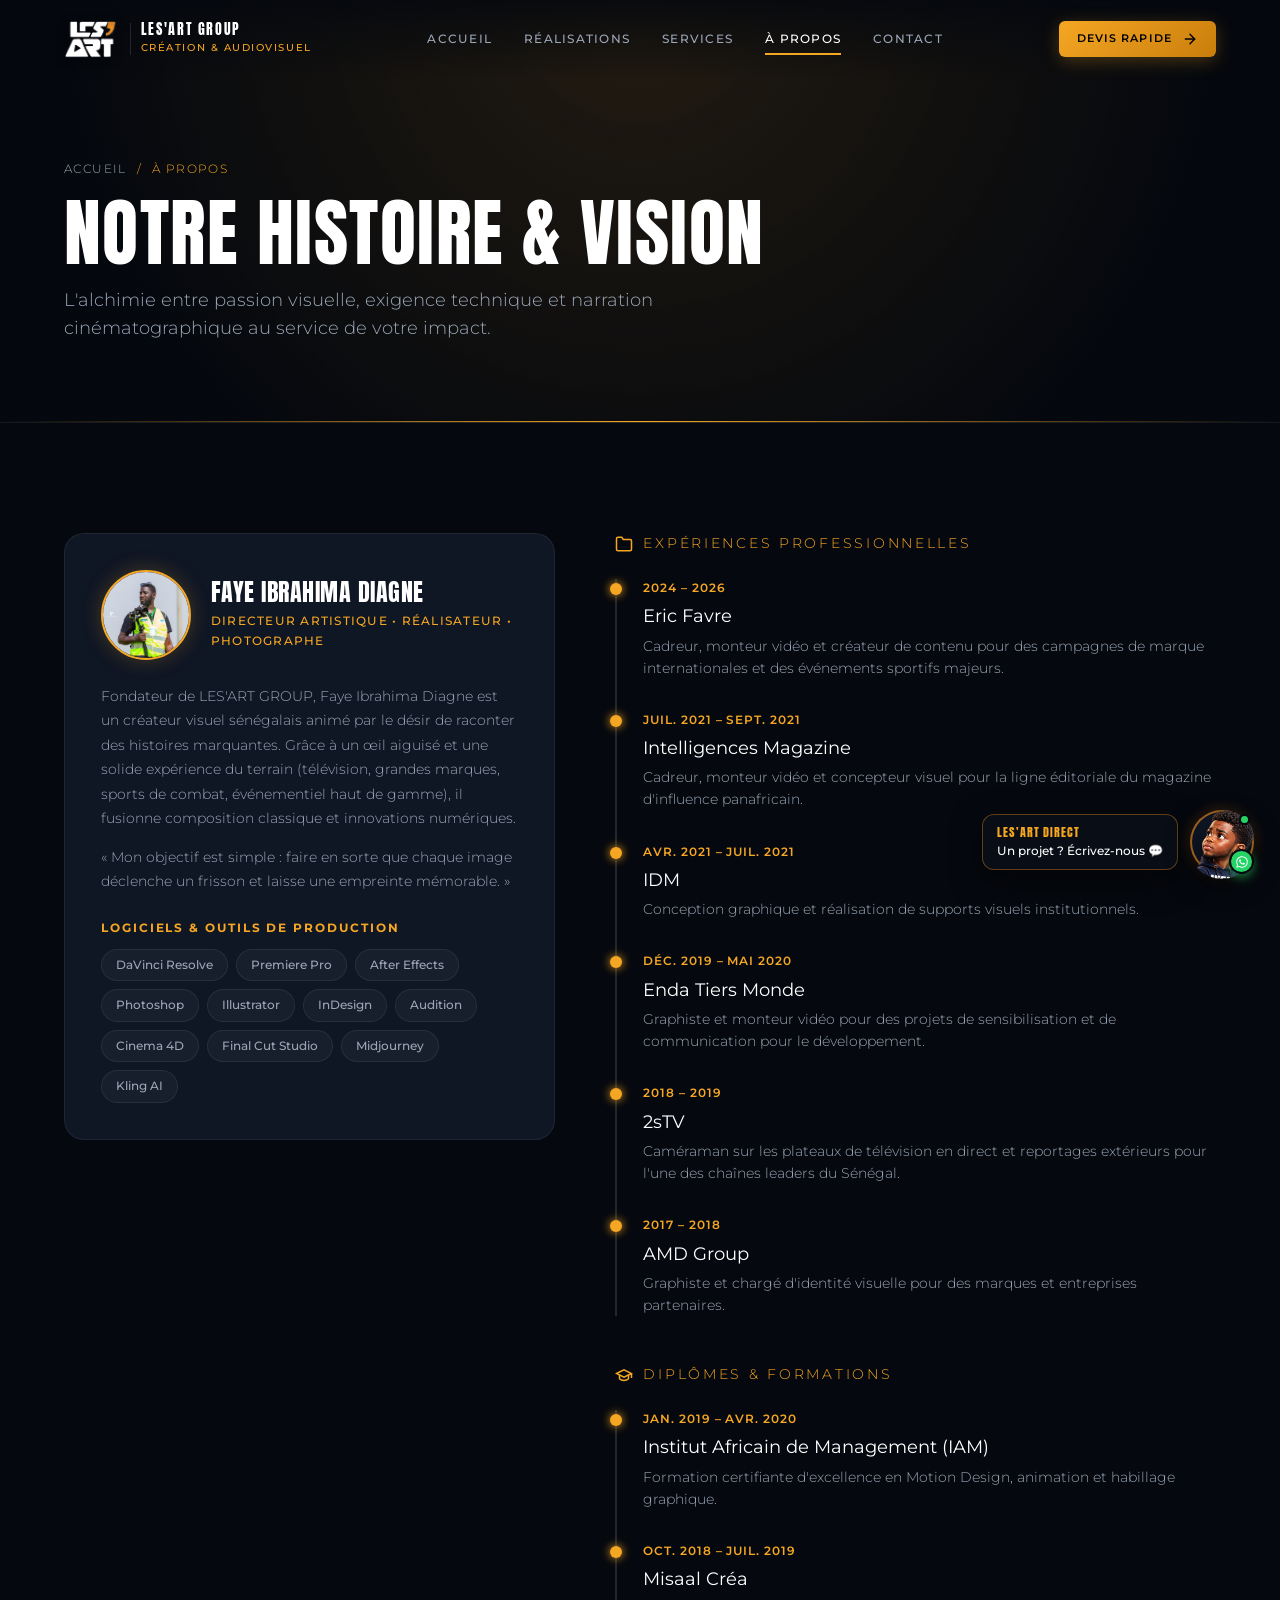
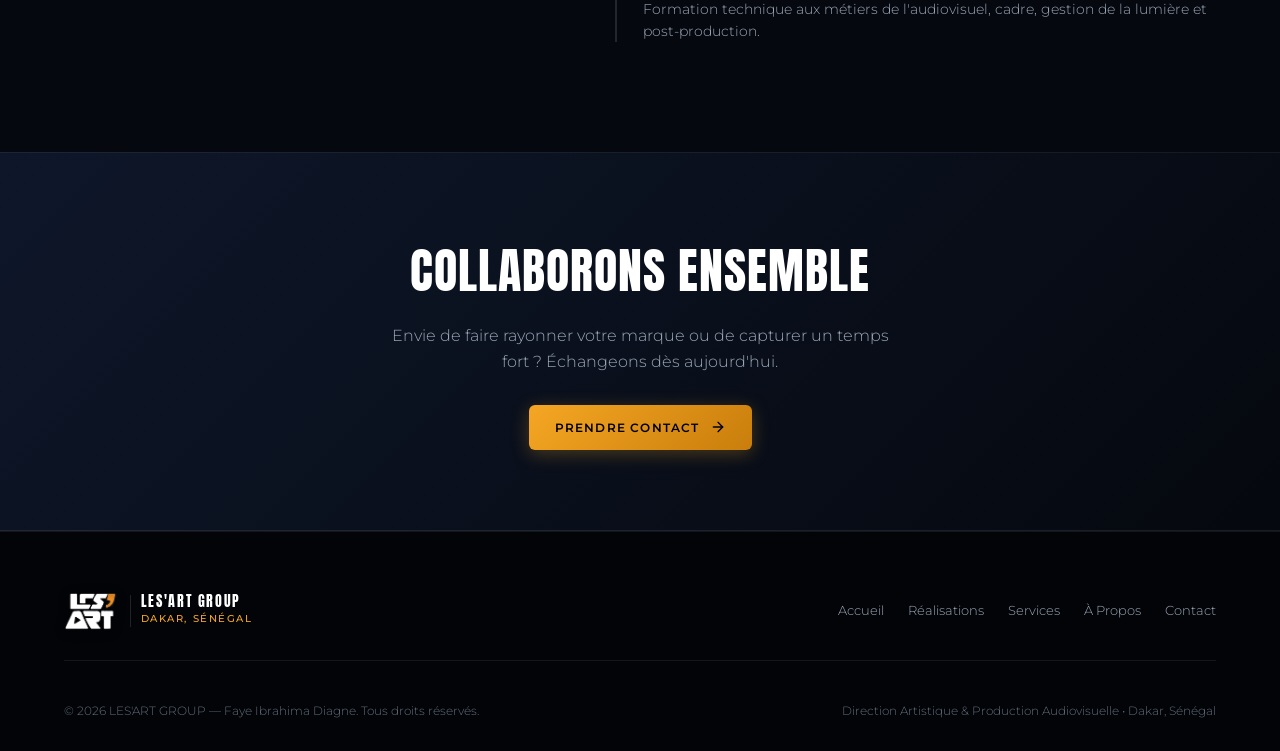
<file: a-propos.html>
<!DOCTYPE html>
<html lang="fr">
<head>
  <meta charset="UTF-8">
  <meta name="viewport" content="width=device-width, initial-scale=1.0">
  <title>À Propos de Faye Ibrahima Diagne — Fondateur & Réalisateur | LES'ART GROUP</title>
  <meta name="description" content="Découvrez le parcours de Faye Ibrahima Diagne, fondateur de LES'ART GROUP à Dakar : Directeur artistique, réalisateur vidéo, photographe et artiste IA. Expériences 2sTV, Eric Favre et Intelligences Magazine.">
  <meta name="keywords" content="Faye Ibrahima Diagne, Réalisateur Dakar, Directeur artistique Sénégal, Photographe Dakar, 2sTV Sénégal, Eric Favre, Intelligences Magazine, Artiste IA Sénégal">
  <meta name="author" content="Faye Ibrahima Diagne">
  <meta name="robots" content="index, follow, max-image-preview:large">

  <!-- Canonical -->
  <link rel="canonical" href="https://lesartsgroup.com/a-propos.html">

  <!-- Geo Meta Tags -->
  <meta name="geo.region" content="SN-DK">
  <meta name="geo.placename" content="Dakar">

  <!-- Open Graph -->
  <meta property="og:site_name" content="LES'ART GROUP">
  <meta property="og:title" content="À Propos de Faye Ibrahima Diagne — Directeur Artistique & Réalisateur">
  <meta property="og:description" content="Parcours, vision cinématique et expertises techniques de Faye Ibrahima Diagne à Dakar, Sénégal.">
  <meta property="og:url" content="https://lesartsgroup.com/a-propos.html">
  <meta property="og:image" content="https://lesartsgroup.com/images/hero-01.jpg">
  <meta property="og:image:alt" content="Faye Ibrahima Diagne — LES'ART GROUP">
  <meta property="og:type" content="profile">
  <meta property="og:locale" content="fr_SN">

  <!-- Twitter Card -->
  <meta name="twitter:card" content="summary_large_image">
  <meta name="twitter:title" content="Faye Ibrahima Diagne — LES'ART GROUP Dakar">
  <meta name="twitter:description" content="Directeur artistique, réalisateur et photographe d'art à Dakar. Découvrez son parcours et sa vision.">
  <meta name="twitter:image" content="https://lesartsgroup.com/images/hero-01.jpg">

  <!-- Fonts Google -->
  <link rel="preconnect" href="https://fonts.googleapis.com">
  <link rel="preconnect" href="https://fonts.gstatic.com" crossorigin>
  <link href="https://fonts.googleapis.com/css2?family=Anton&family=Montserrat:ital,wght@0,300;0,400;0,500;0,600;0,700;1,300&display=swap" rel="stylesheet">

  <!-- Favicon -->
  <link rel="icon" type="image/png" href="images/logo.png">
  <link rel="apple-touch-icon" href="images/logo.png">

  <link rel="stylesheet" href="css/style.css">

  <!-- Schema.org JSON-LD (Person) -->
  <script type="application/ld+json">
  {
    "@context": "https://schema.org",
    "@type": "Person",
    "name": "Faye Ibrahima Diagne",
    "jobTitle": "Directeur Artistique & Réalisateur Audiovisuel",
    "worksFor": {
      "@type": "Organization",
      "name": "LES'ART GROUP",
      "url": "https://lesartsgroup.com/"
    },
    "url": "https://lesartsgroup.com/a-propos.html",
    "image": "https://lesartsgroup.com/images/hero-01.jpg",
    "address": {
      "@type": "PostalAddress",
      "addressLocality": "Dakar",
      "addressCountry": "SN"
    },
    "sameAs": [
      "https://www.instagram.com/lesart_group"
    ]
  }
  </script>
</head>
<body>

  <!-- ======================================================================
       HEADER
       ====================================================================== -->
  <header id="siteHeader">
    <div class="container nav-inner">
      <a href="index.html" class="brand-logo" aria-label="LES'ART GROUP Accueil">
        <img src="images/logo.png" alt="LES'ART GROUP" class="brand-logo-img">
        <div class="brand-details">
          <span class="brand-name">LES'ART GROUP</span>
          <span class="brand-sub">Création & Audiovisuel</span>
        </div>
      </a>

      <nav class="nav-links" id="navLinks">
        <a href="index.html" class="nav-link">Accueil</a>
        <a href="realisations.html" class="nav-link">Réalisations</a>
        <a href="services.html" class="nav-link">Services</a>
        <a href="a-propos.html" class="nav-link active">À Propos</a>
        <a href="contact.html" class="nav-link">Contact</a>
      </nav>

      <div class="nav-cta-wrap">
        <a href="https://wa.me/221774654046?text=Bonjour%20LES'ART%20GROUP,%20je%20souhaite%20un%20devis%20pour%20un%20projet." target="_blank" rel="noopener" class="btn btn-gold btn-sm">
          <span>Devis Rapide</span>
          <svg viewBox="0 0 24 24" fill="none" stroke="currentColor" stroke-width="2.2" stroke-linecap="round" stroke-linejoin="round">
            <line x1="5" y1="12" x2="19" y2="12"></line>
            <polyline points="12 5 19 12 12 19"></polyline>
          </svg>
        </a>
        <button class="menu-toggle" id="menuToggle" aria-label="Ouvrir le menu">
          <span></span><span></span><span></span>
        </button>
      </div>
    </div>
  </header>

  <!-- ======================================================================
       PAGE BANNER
       ====================================================================== -->
  <section class="page-banner">
    <div class="container">
      <div class="breadcrumb">
        <a href="index.html">Accueil</a>
        <span>/</span>
        <span>À Propos</span>
      </div>
      <h1 class="page-title">Notre Histoire & Vision</h1>
      <p class="page-subtitle">
        L'alchimie entre passion visuelle, exigence technique et narration cinématographique au service de votre impact.
      </p>
    </div>
  </section>

  <!-- ======================================================================
       PARCOURS & BIO
       ====================================================================== -->
  <section class="about-section">
    <div class="container">
      <div class="about-grid">
        
        <!-- Creator Profile Card -->
        <div class="creator-card">
          <div class="creator-header">
            <div class="creator-avatar">
              <img src="images/hero-01.jpg" alt="Faye Ibrahima Diagne — Fondateur LES'ART GROUP">
            </div>
            <div>
              <h3 class="creator-name">Faye Ibrahima Diagne</h3>
              <div class="creator-role">Directeur Artistique • Réalisateur • Photographe</div>
            </div>
          </div>

          <p class="creator-bio">
            Fondateur de LES'ART GROUP, Faye Ibrahima Diagne est un créateur visuel sénégalais animé par le désir de raconter des histoires marquantes. Grâce à un œil aiguisé et une solide expérience du terrain (télévision, grandes marques, sports de combat, événementiel haut de gamme), il fusionne composition classique et innovations numériques.
          </p>

          <p class="creator-bio" style="margin-top:-10px;">
            « Mon objectif est simple : faire en sorte que chaque image déclenche un frisson et laisse une empreinte mémorable. »
          </p>

          <div class="skills-wrapper" style="margin-top: 24px;">
            <h4>Logiciels & Outils de Production</h4>
            <div class="tools-cloud">
              <span class="tool-chip">DaVinci Resolve</span>
              <span class="tool-chip">Premiere Pro</span>
              <span class="tool-chip">After Effects</span>
              <span class="tool-chip">Photoshop</span>
              <span class="tool-chip">Illustrator</span>
              <span class="tool-chip">InDesign</span>
              <span class="tool-chip">Audition</span>
              <span class="tool-chip">Cinema 4D</span>
              <span class="tool-chip">Final Cut Studio</span>
              <span class="tool-chip">Midjourney</span>
              <span class="tool-chip">Kling AI</span>
            </div>
          </div>
        </div>

        <!-- Timeline: Expériences & Formations -->
        <div class="timeline-container">
          <div class="timeline-col-title">
            <svg width="18" height="18" viewBox="0 0 24 24" fill="none" stroke="currentColor" stroke-width="2"><path d="M22 19a2 2 0 0 1-2 2H4a2 2 0 0 1-2-2V5a2 2 0 0 1 2-2h5l2 3h9a2 2 0 0 1 2 2z"></path></svg>
            <span>Expériences Professionnelles</span>
          </div>

          <div class="timeline">
            <div class="timeline-item">
              <div class="timeline-dot"></div>
              <div class="timeline-date">2024 – 2026</div>
              <h4 class="timeline-title">Eric Favre</h4>
              <p class="timeline-desc">Cadreur, monteur vidéo et créateur de contenu pour des campagnes de marque internationales et des événements sportifs majeurs.</p>
            </div>

            <div class="timeline-item">
              <div class="timeline-dot"></div>
              <div class="timeline-date">Juil. 2021 – Sept. 2021</div>
              <h4 class="timeline-title">Intelligences Magazine</h4>
              <p class="timeline-desc">Cadreur, monteur vidéo et concepteur visuel pour la ligne éditoriale du magazine d'influence panafricain.</p>
            </div>

            <div class="timeline-item">
              <div class="timeline-dot"></div>
              <div class="timeline-date">Avr. 2021 – Juil. 2021</div>
              <h4 class="timeline-title">IDM</h4>
              <p class="timeline-desc">Conception graphique et réalisation de supports visuels institutionnels.</p>
            </div>

            <div class="timeline-item">
              <div class="timeline-dot"></div>
              <div class="timeline-date">Déc. 2019 – Mai 2020</div>
              <h4 class="timeline-title">Enda Tiers Monde</h4>
              <p class="timeline-desc">Graphiste et monteur vidéo pour des projets de sensibilisation et de communication pour le développement.</p>
            </div>

            <div class="timeline-item">
              <div class="timeline-dot"></div>
              <div class="timeline-date">2018 – 2019</div>
              <h4 class="timeline-title">2sTV</h4>
              <p class="timeline-desc">Caméraman sur les plateaux de télévision en direct et reportages extérieurs pour l'une des chaînes leaders du Sénégal.</p>
            </div>

            <div class="timeline-item">
              <div class="timeline-dot"></div>
              <div class="timeline-date">2017 – 2018</div>
              <h4 class="timeline-title">AMD Group</h4>
              <p class="timeline-desc">Graphiste et chargé d'identité visuelle pour des marques et entreprises partenaires.</p>
            </div>
          </div>

          <div class="timeline-col-title" style="margin-top: 48px;">
            <svg width="18" height="18" viewBox="0 0 24 24" fill="none" stroke="currentColor" stroke-width="2"><path d="M22 10v6M2 10l10-5 10 5-10 5z"></path><path d="M6 12v5c3 3 9 3 12 0v-5"></path></svg>
            <span>Diplômes & Formations</span>
          </div>

          <div class="timeline">
            <div class="timeline-item">
              <div class="timeline-dot"></div>
              <div class="timeline-date">Jan. 2019 – Avr. 2020</div>
              <h4 class="timeline-title">Institut Africain de Management (IAM)</h4>
              <p class="timeline-desc">Formation certifiante d'excellence en Motion Design, animation et habillage graphique.</p>
            </div>

            <div class="timeline-item">
              <div class="timeline-dot"></div>
              <div class="timeline-date">Oct. 2018 – Juil. 2019</div>
              <h4 class="timeline-title">Misaal Créa</h4>
              <p class="timeline-desc">Formation technique aux métiers de l'audiovisuel, cadre, gestion de la lumière et post-production.</p>
            </div>
          </div>
        </div>

      </div>
    </div>
  </section>

  <!-- ======================================================================
       CALL TO ACTION BANNER
       ====================================================================== -->
  <section class="cta-banner">
    <div class="container cta-banner-inner">
      <h2>Collaborons ensemble</h2>
      <p>Envie de faire rayonner votre marque ou de capturer un temps fort ? Échangeons dès aujourd'hui.</p>
      <a href="contact.html" class="btn btn-gold">
        <span>Prendre Contact</span>
        <svg viewBox="0 0 24 24" fill="none" stroke="currentColor" stroke-width="2" stroke-linecap="round" stroke-linejoin="round">
          <line x1="5" y1="12" x2="19" y2="12"></line>
          <polyline points="12 5 19 12 12 19"></polyline>
        </svg>
      </a>
    </div>
  </section>

  <!-- ======================================================================
       BOUTON FLOTTANT WHATSAPP AVEC MASCOTTE 3D
       ====================================================================== -->
  <a href="https://wa.me/221774654046?text=Bonjour%20LES'ART%20GROUP,%20j'aimerais%20des%20informations%20sur%20vos%20services." target="_blank" rel="noopener" class="floating-whatsapp" aria-label="Discuter directement avec LES'ART GROUP sur WhatsApp">
    <div class="wa-speech-bubble">
      <span class="wa-speech-title">LES'ART Direct</span>
      <span class="wa-speech-text">Un projet ? Écrivez-nous 💬</span>
    </div>
    <div class="floating-whatsapp-trigger">
      <img src="images/mascotte-avatar.png" alt="Mascotte LES'ART GROUP" class="wa-avatar-img">
      <span class="wa-online-dot" aria-hidden="true"></span>
      <span class="wa-badge-icon" aria-hidden="true">
        <svg viewBox="0 0 24 24">
          <path d="M12.04 2c-5.46 0-9.91 4.45-9.91 9.91 0 1.75.46 3.45 1.32 4.95L2.05 22l5.25-1.38c1.45.79 3.08 1.21 4.74 1.21 5.46 0 9.91-4.45 9.91-9.91 0-2.65-1.03-5.14-2.9-7.01A9.816 9.816 0 0 0 12.04 2zm0 18.15c-1.48 0-2.93-.4-4.2-1.15l-.3-.18-3.12.82.83-3.04-.2-.31a8.188 8.188 0 0 1-1.26-4.38c0-4.54 3.7-8.24 8.24-8.24 2.2 0 4.27.86 5.82 2.42a8.182 8.182 0 0 1 2.41 5.83c0 4.54-3.7 8.23-8.22 8.23zm4.51-6.17c-.25-.12-1.47-.72-1.7-.81-.23-.08-.39-.12-.56.12-.17.25-.64.81-.79.97-.14.17-.29.19-.54.06-.25-.12-1.05-.39-2-1.23-.74-.66-1.24-1.47-1.39-1.72-.14-.25-.02-.38.11-.51.11-.11.25-.29.37-.43.12-.14.17-.25.25-.41.08-.17.04-.31-.02-.43s-.56-1.35-.77-1.85c-.2-.48-.41-.42-.56-.43h-.48c-.17 0-.43.06-.66.31-.22.25-.86.84-.86 2.05 0 1.21.88 2.38 1 2.55.12.17 1.74 2.65 4.21 3.72.59.25 1.05.41 1.41.52.59.19 1.13.16 1.56.1.48-.07 1.47-.6 1.68-1.18.21-.58.21-1.07.14-1.18-.06-.11-.22-.18-.47-.3z"/>
        </svg>
      </span>
    </div>
  </a>

  <!-- ======================================================================
       FOOTER
       ====================================================================== -->
  <footer>
    <div class="container">
      <div class="footer-top">
        <div class="brand-logo">
          <img src="images/logo.png" alt="LES'ART GROUP" class="brand-logo-img">
          <div class="brand-details">
            <span class="brand-name">LES'ART GROUP</span>
            <span class="brand-sub">Dakar, Sénégal</span>
          </div>
        </div>

        <div style="display:flex; gap:24px; flex-wrap:wrap; font-size:0.8rem;">
          <a href="index.html" style="color:var(--text-secondary);">Accueil</a>
          <a href="realisations.html" style="color:var(--text-secondary);">Réalisations</a>
          <a href="services.html" style="color:var(--text-secondary);">Services</a>
          <a href="a-propos.html" style="color:var(--text-secondary);">À Propos</a>
          <a href="contact.html" style="color:var(--text-secondary);">Contact</a>
        </div>
      </div>

      <div class="footer-bottom">
        <div>© 2026 LES'ART GROUP — Faye Ibrahima Diagne. Tous droits réservés.</div>
        <div>Direction Artistique & Production Audiovisuelle • Dakar, Sénégal</div>
      </div>
    </div>
  </footer>

  <script src="js/main.js"></script>
</body>
</html>
</file>
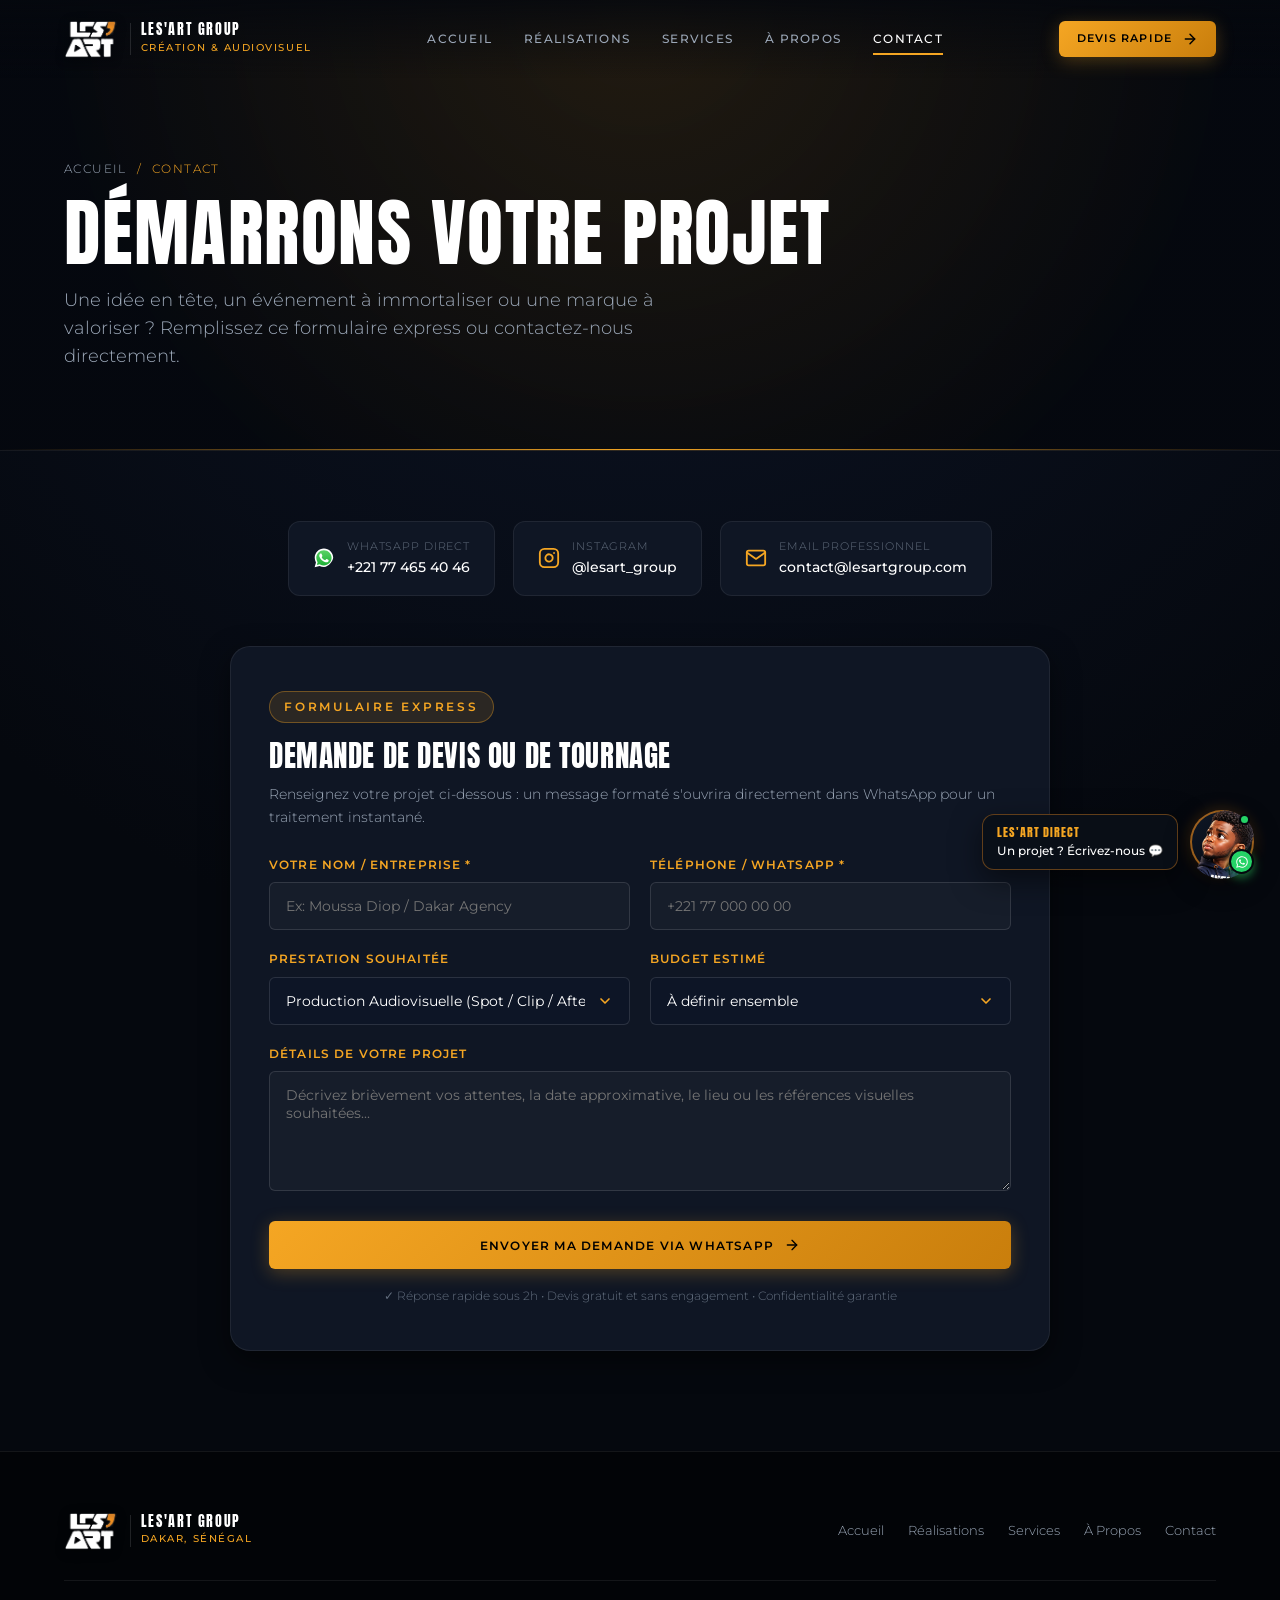
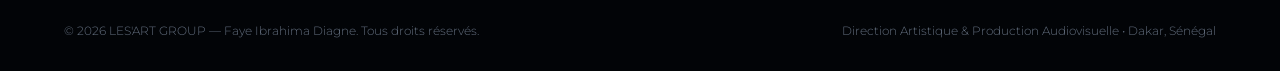
<file: contact.html>
<!DOCTYPE html>
<html lang="fr">
<head>
  <meta charset="UTF-8">
  <meta name="viewport" content="width=device-width, initial-scale=1.0">
  <title>Contact & Devis Gratuit — LES'ART GROUP | Dakar, Sénégal</title>
  <meta name="description" content="Contactez LES'ART GROUP à Dakar pour vos projets de production vidéo, shooting photo, covering de véhicule ou événementiel. Devis gratuit et échange direct sous 2h via WhatsApp.">
  <meta name="keywords" content="Contact Les'Art Group, Devis vidéo Dakar, Agence communication Dakar, WhatsApp Les'Art Group, Faye Ibrahima Diagne contact, Studio photo Dakar adresse">
  <meta name="author" content="LES'ART GROUP">
  <meta name="robots" content="index, follow, max-image-preview:large">

  <!-- Canonical -->
  <link rel="canonical" href="https://lesartsgroup.com/contact.html">

  <!-- Geo Meta Tags -->
  <meta name="geo.region" content="SN-DK">
  <meta name="geo.placename" content="Dakar">

  <!-- Open Graph -->
  <meta property="og:site_name" content="LES'ART GROUP">
  <meta property="og:title" content="Contact & Devis Gratuit — LES'ART GROUP Dakar">
  <meta property="og:description" content="Parlons de votre projet. Échange direct sous 2h sur WhatsApp avec Faye Ibrahima Diagne.">
  <meta property="og:url" content="https://lesartsgroup.com/contact.html">
  <meta property="og:image" content="https://lesartsgroup.com/images/hero-01.jpg">
  <meta property="og:image:alt" content="Contact LES'ART GROUP Dakar">
  <meta property="og:type" content="website">
  <meta property="og:locale" content="fr_SN">

  <!-- Twitter Card -->
  <meta name="twitter:card" content="summary_large_image">
  <meta name="twitter:title" content="Contact & Devis — LES'ART GROUP Dakar">
  <meta name="twitter:description" content="Lancez votre projet audiovisuel ou événementiel à Dakar. Réponse rapide garantie.">
  <meta name="twitter:image" content="https://lesartsgroup.com/images/hero-01.jpg">

  <!-- Fonts Google -->
  <link rel="preconnect" href="https://fonts.googleapis.com">
  <link rel="preconnect" href="https://fonts.gstatic.com" crossorigin>
  <link href="https://fonts.googleapis.com/css2?family=Anton&family=Montserrat:ital,wght@0,300;0,400;0,500;0,600;0,700;1,300&display=swap" rel="stylesheet">

  <!-- Favicon -->
  <link rel="icon" type="image/png" href="images/logo.png">
  <link rel="apple-touch-icon" href="images/logo.png">

  <link rel="stylesheet" href="css/style.css">

  <!-- Schema.org JSON-LD (ContactPage) -->
  <script type="application/ld+json">
  {
    "@context": "https://schema.org",
    "@type": "ContactPage",
    "name": "Contact & Devis LES'ART GROUP",
    "url": "https://lesartsgroup.com/contact.html",
    "description": "Page de contact et de demande de devis pour les projets audiovisuels et graphiques de LES'ART GROUP à Dakar.",
    "mainEntity": {
      "@type": "ProfessionalService",
      "name": "LES'ART GROUP",
      "telephone": "+221774654046",
      "email": "contact@lesartsgroup.com",
      "address": {
        "@type": "PostalAddress",
        "addressLocality": "Dakar",
        "addressCountry": "SN"
      }
    }
  }
  </script>
</head>
<body>

  <!-- ======================================================================
       HEADER
       ====================================================================== -->
  <header id="siteHeader">
    <div class="container nav-inner">
      <a href="index.html" class="brand-logo" aria-label="LES'ART GROUP Accueil">
        <img src="images/logo.png" alt="LES'ART GROUP" class="brand-logo-img">
        <div class="brand-details">
          <span class="brand-name">LES'ART GROUP</span>
          <span class="brand-sub">Création & Audiovisuel</span>
        </div>
      </a>

      <nav class="nav-links" id="navLinks">
        <a href="index.html" class="nav-link">Accueil</a>
        <a href="realisations.html" class="nav-link">Réalisations</a>
        <a href="services.html" class="nav-link">Services</a>
        <a href="a-propos.html" class="nav-link">À Propos</a>
        <a href="contact.html" class="nav-link active">Contact</a>
      </nav>

      <div class="nav-cta-wrap">
        <a href="https://wa.me/221774654046?text=Bonjour%20LES'ART%20GROUP,%20je%20souhaite%20un%20devis%20pour%20un%20projet." target="_blank" rel="noopener" class="btn btn-gold btn-sm">
          <span>Devis Rapide</span>
          <svg viewBox="0 0 24 24" fill="none" stroke="currentColor" stroke-width="2.2" stroke-linecap="round" stroke-linejoin="round">
            <line x1="5" y1="12" x2="19" y2="12"></line>
            <polyline points="12 5 19 12 12 19"></polyline>
          </svg>
        </a>
        <button class="menu-toggle" id="menuToggle" aria-label="Ouvrir le menu">
          <span></span><span></span><span></span>
        </button>
      </div>
    </div>
  </header>

  <!-- ======================================================================
       PAGE BANNER
       ====================================================================== -->
  <section class="page-banner">
    <div class="container">
      <div class="breadcrumb">
        <a href="index.html">Accueil</a>
        <span>/</span>
        <span>Contact</span>
      </div>
      <h1 class="page-title">Démarrons Votre Projet</h1>
      <p class="page-subtitle">
        Une idée en tête, un événement à immortaliser ou une marque à valoriser ? Remplissez ce formulaire express ou contactez-nous directement.
      </p>
    </div>
  </section>

  <!-- ======================================================================
       SECTION CONTACT & FORMULAIRE
       ====================================================================== -->
  <section style="padding: 70px 0 100px;">
    <div class="container">
      
      <!-- Direct Contact Channels -->
      <div class="contact-channels" style="margin-bottom: 50px;">
        <a href="https://wa.me/221774654046?text=Bonjour%20LES'ART%20GROUP,%20je%20souhaite%20collaborer%20sur%20un%20projet." target="_blank" rel="noopener" class="channel-card">
            <svg viewBox="0 0 175.2 175.6" width="30" height="30" fill="none">
              <defs>
                <linearGradient id="waGreenCard" x1="85.9" x2="86.5" y1="32.5" y2="137.1" gradientUnits="userSpaceOnUse">
                  <stop offset="0%" stop-color="#57D163"/>
                  <stop offset="100%" stop-color="#23B33A"/>
                </linearGradient>
              </defs>
              <path fill="#fff" d="m13 161.2 10.4-38.1a73.4 73.4 0 0 1-9.8-36.8c0-40.5 33-73.5 73.6-73.5 19.7 0 38.2 7.7 52 21.6 13.9 13.9 21.6 32.4 21.6 52s-33 73.6-73.6 73.6h0c-12.3 0-24.4-3.1-35.2-9z"/>
              <path fill="url(#waGreenCard)" d="M87.2 25.2c-33.7 0-61.2 27.4-61.2 61.1 0 11.5 3.3 22.8 9.3 32.5l1.5 2.3-6.2 22.6 23.1-6.1 2.3 1.3c9.4 5.6 20.2 8.5 31.1 8.5h0c33.7 0 61.2-27.4 61.2-61.1 0-16.3-6.4-31.7-17.9-43.3-11.6-11.5-27-17.9-43.2-17.9z"/>
              <path fill="#fff" fill-rule="evenodd" d="M68.8 55.6c-1.4-3-2.8-3.1-4.1-3.2l-3.5 0c-1.2 0-3.2.5-4.9 2.3-1.7 1.9-6.5 6.3-6.5 15.4s6.6 17.8 7.5 19 12.7 20.4 31.4 27.8c15.5 6.1 18.7 4.9 22.1 4.6 3.3-.3 10.8-4.4 12.4-8.7 1.5-4.3 1.5-8 1.1-8.7s-1.7-1.3-3.5-2.2c-1.9-.9-10.9-5.4-12.6-6s-2.9-.9-4.1.9c-1.2 1.9-4.8 6-5.8 7.2-1.1 1.2-2.2 1.4-4 .5-1.9-.9-7.8-2.9-14.8-9.1-5.5-4.9-9.2-10.9-10.2-12.8s-.1-2.8.8-3.7c.8-.8 1.9-2.2 2.8-3.2s1.2-1.9 1.8-3.1.3-2.3-.1-3.2-4-10-5.7-13.6z"/>
            </svg>
            <div class="channel-info">
              <div class="channel-label">WhatsApp Direct</div>
              <div class="channel-value">+221 77 465 40 46</div>
            </div>
          </a>

        <a href="https://www.instagram.com/lesart_group" target="_blank" rel="noopener" class="channel-card">
          <svg viewBox="0 0 24 24" fill="none" stroke="currentColor" stroke-width="2" stroke-linecap="round" stroke-linejoin="round">
            <rect x="2" y="2" width="20" height="20" rx="5" ry="5"></rect>
            <path d="M16 11.37A4 4 0 1 1 12.63 8 4 4 0 0 1 16 11.37z"></path>
            <line x1="17.5" y1="6.5" x2="17.51" y2="6.5"></line>
          </svg>
          <div class="channel-info">
            <div class="channel-label">Instagram</div>
            <div class="channel-value">@lesart_group</div>
          </div>
        </a>

        <a href="mailto:contact@lesartgroup.com" class="channel-card">
          <svg viewBox="0 0 24 24" fill="none" stroke="currentColor" stroke-width="2" stroke-linecap="round" stroke-linejoin="round">
            <path d="M4 4h16c1.1 0 2 .9 2 2v12c0 1.1-.9 2-2 2H4c-1.1 0-2-.9-2-2V6c0-1.1.9-2 2-2z"></path>
            <polyline points="22,6 12,13 2,6"></polyline>
          </svg>
          <div class="channel-info">
            <div class="channel-label">Email Professionnel</div>
            <div class="channel-value">contact@lesartgroup.com</div>
          </div>
        </a>
      </div>

      <!-- Interactive WhatsApp Quote Form -->
      <div class="contact-form-wrap" style="max-width: 820px; margin: 0 auto;">
        <div style="margin-bottom: 28px;">
          <span class="tag-badge">Formulaire Express</span>
          <h2 style="font-size: 1.8rem; margin-top: 10px; color: var(--text-white);">Demande de Devis ou de Tournage</h2>
          <p style="color: var(--text-secondary); font-size: 0.88rem; margin-top: 4px;">
            Renseignez votre projet ci-dessous : un message formaté s'ouvrira directement dans WhatsApp pour un traitement instantané.
          </p>
        </div>

        <form id="projectQuoteForm">
          <div class="form-grid">
            <div class="form-group">
              <label class="form-label" for="formName">Votre Nom / Entreprise *</label>
              <input type="text" id="formName" class="form-input" placeholder="Ex: Moussa Diop / Dakar Agency" required>
            </div>

            <div class="form-group">
              <label class="form-label" for="formPhone">Téléphone / WhatsApp *</label>
              <input type="tel" id="formPhone" class="form-input" placeholder="+221 77 000 00 00" required>
            </div>

            <div class="form-group">
              <label class="form-label" for="formService">Prestation Souhaitée</label>
              <select id="formService" class="form-select">
                <option value="Production Audiovisuelle (Spot/Clip/Aftermovie)" style="background-color:#0b1220; color:#ffffff;">Production Audiovisuelle (Spot / Clip / Aftermovie)</option>
                <option value="Photographie Studio & Shooting Mode" style="background-color:#0b1220; color:#ffffff;">Photographie Studio & Shooting Mode</option>
                <option value="Couverture Événement & Célébration (Mariage/Gala)" style="background-color:#0b1220; color:#ffffff;">Couverture Événement & Célébration (Mariage / Gala)</option>
                <option value="Reportage Sportif & Combat (MMA/Lutte)" style="background-color:#0b1220; color:#ffffff;">Reportage Sportif & Combat (MMA / Lutte)</option>
                <option value="Direction Artistique & Identité Visuelle" style="background-color:#0b1220; color:#ffffff;">Direction Artistique & Identité Visuelle</option>
                <option value="Covering Véhicule & Print" style="background-color:#0b1220; color:#ffffff;">Covering Véhicule & Print</option>
                <option value="Autre demande sur mesure" style="background-color:#0b1220; color:#ffffff;">Autre demande sur mesure</option>
              </select>
            </div>

            <div class="form-group">
              <label class="form-label" for="formBudget">Budget Estimé</label>
              <select id="formBudget" class="form-select">
                <option value="À définir ensemble" style="background-color:#0b1220; color:#ffffff;">À définir ensemble</option>
                <option value="Moins de 250 000 FCFA" style="background-color:#0b1220; color:#ffffff;">Moins de 250 000 FCFA</option>
                <option value="250 000 – 500 000 FCFA" style="background-color:#0b1220; color:#ffffff;">250 000 – 500 000 FCFA</option>
                <option value="500 000 – 1 500 000 FCFA" style="background-color:#0b1220; color:#ffffff;">500 000 – 1 500 000 FCFA</option>
                <option value="Plus de 1 500 000 FCFA" style="background-color:#0b1220; color:#ffffff;">Plus de 1 500 000 FCFA</option>
              </select>
            </div>

            <div class="form-group full">
              <label class="form-label" for="formMessage">Détails de votre projet</label>
              <textarea id="formMessage" class="form-textarea" placeholder="Décrivez brièvement vos attentes, la date approximative, le lieu ou les références visuelles souhaitées..."></textarea>
            </div>

            <div class="form-group full" style="margin-top: 10px;">
              <button type="submit" class="btn btn-gold" style="width: 100%; padding: 16px;">
                <span>Envoyer ma demande via WhatsApp</span>
                <svg viewBox="0 0 24 24" fill="none" stroke="currentColor" stroke-width="2" stroke-linecap="round" stroke-linejoin="round">
                  <line x1="5" y1="12" x2="19" y2="12"></line>
                  <polyline points="12 5 19 12 12 19"></polyline>
                </svg>
              </button>
              <p style="text-align: center; color: var(--text-muted); font-size: 0.72rem; margin-top: 10px;">
                ✓ Réponse rapide sous 2h • Devis gratuit et sans engagement • Confidentialité garantie
              </p>
            </div>
          </div>
        </form>
      </div>

    </div>
  </section>

  <!-- ======================================================================
       BOUTON FLOTTANT WHATSAPP AVEC MASCOTTE 3D
       ====================================================================== -->
  <a href="https://wa.me/221774654046?text=Bonjour%20LES'ART%20GROUP,%20j'aimerais%20des%20informations%20sur%20vos%20services." target="_blank" rel="noopener" class="floating-whatsapp" aria-label="Discuter directement avec LES'ART GROUP sur WhatsApp">
    <div class="wa-speech-bubble">
      <span class="wa-speech-title">LES'ART Direct</span>
      <span class="wa-speech-text">Un projet ? Écrivez-nous 💬</span>
    </div>
    <div class="floating-whatsapp-trigger">
      <img src="images/mascotte-avatar.png" alt="Mascotte LES'ART GROUP" class="wa-avatar-img">
      <span class="wa-online-dot" aria-hidden="true"></span>
      <span class="wa-badge-icon" aria-hidden="true">
        <svg viewBox="0 0 24 24">
          <path d="M12.04 2c-5.46 0-9.91 4.45-9.91 9.91 0 1.75.46 3.45 1.32 4.95L2.05 22l5.25-1.38c1.45.79 3.08 1.21 4.74 1.21 5.46 0 9.91-4.45 9.91-9.91 0-2.65-1.03-5.14-2.9-7.01A9.816 9.816 0 0 0 12.04 2zm0 18.15c-1.48 0-2.93-.4-4.2-1.15l-.3-.18-3.12.82.83-3.04-.2-.31a8.188 8.188 0 0 1-1.26-4.38c0-4.54 3.7-8.24 8.24-8.24 2.2 0 4.27.86 5.82 2.42a8.182 8.182 0 0 1 2.41 5.83c0 4.54-3.7 8.23-8.22 8.23zm4.51-6.17c-.25-.12-1.47-.72-1.7-.81-.23-.08-.39-.12-.56.12-.17.25-.64.81-.79.97-.14.17-.29.19-.54.06-.25-.12-1.05-.39-2-1.23-.74-.66-1.24-1.47-1.39-1.72-.14-.25-.02-.38.11-.51.11-.11.25-.29.37-.43.12-.14.17-.25.25-.41.08-.17.04-.31-.02-.43s-.56-1.35-.77-1.85c-.2-.48-.41-.42-.56-.43h-.48c-.17 0-.43.06-.66.31-.22.25-.86.84-.86 2.05 0 1.21.88 2.38 1 2.55.12.17 1.74 2.65 4.21 3.72.59.25 1.05.41 1.41.52.59.19 1.13.16 1.56.1.48-.07 1.47-.6 1.68-1.18.21-.58.21-1.07.14-1.18-.06-.11-.22-.18-.47-.3z"/>
        </svg>
      </span>
    </div>
  </a>

  <!-- ======================================================================
       FOOTER
       ====================================================================== -->
  <footer>
    <div class="container">
      <div class="footer-top">
        <div class="brand-logo">
          <img src="images/logo.png" alt="LES'ART GROUP" class="brand-logo-img">
          <div class="brand-details">
            <span class="brand-name">LES'ART GROUP</span>
            <span class="brand-sub">Dakar, Sénégal</span>
          </div>
        </div>

        <div style="display:flex; gap:24px; flex-wrap:wrap; font-size:0.8rem;">
          <a href="index.html" style="color:var(--text-secondary);">Accueil</a>
          <a href="realisations.html" style="color:var(--text-secondary);">Réalisations</a>
          <a href="services.html" style="color:var(--text-secondary);">Services</a>
          <a href="a-propos.html" style="color:var(--text-secondary);">À Propos</a>
          <a href="contact.html" style="color:var(--text-secondary);">Contact</a>
        </div>
      </div>

      <div class="footer-bottom">
        <div>© 2026 LES'ART GROUP — Faye Ibrahima Diagne. Tous droits réservés.</div>
        <div>Direction Artistique & Production Audiovisuelle • Dakar, Sénégal</div>
      </div>
    </div>
  </footer>

  <script src="js/main.js"></script>
</body>
</html>
</file>
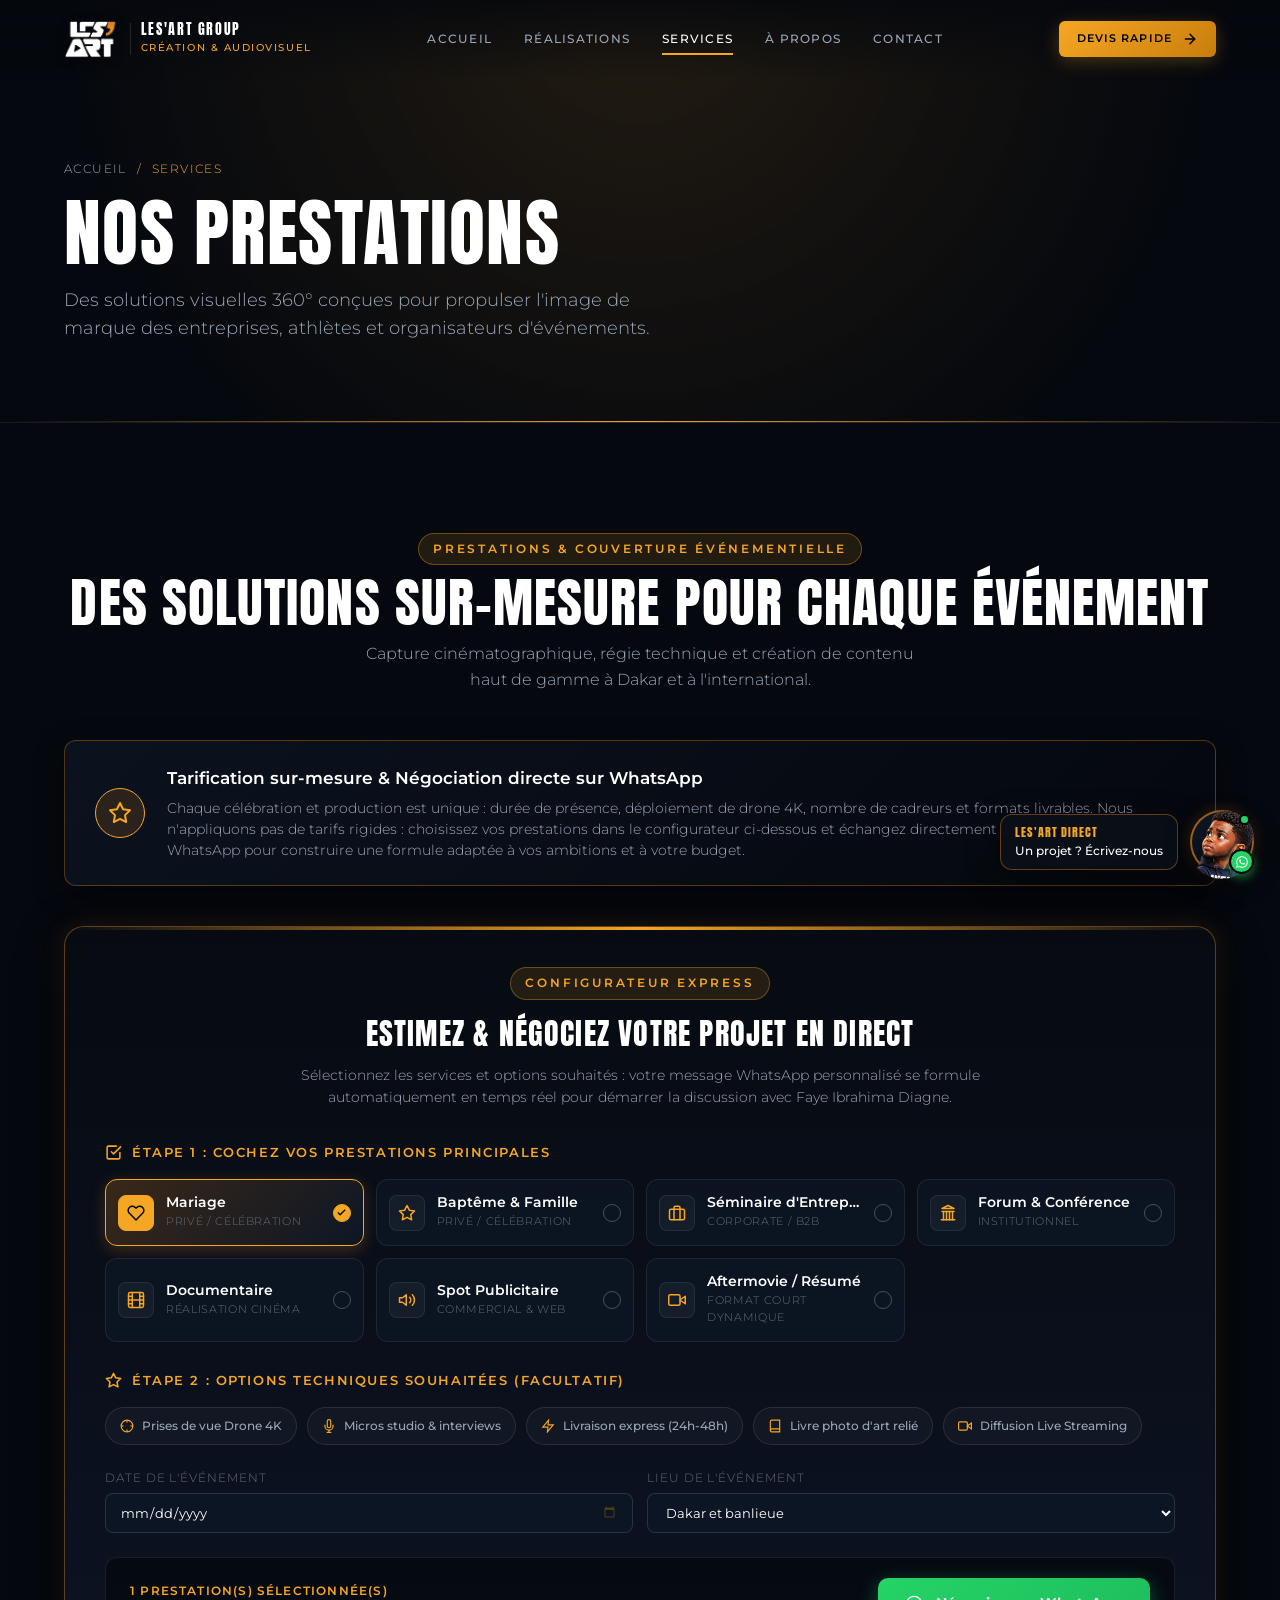
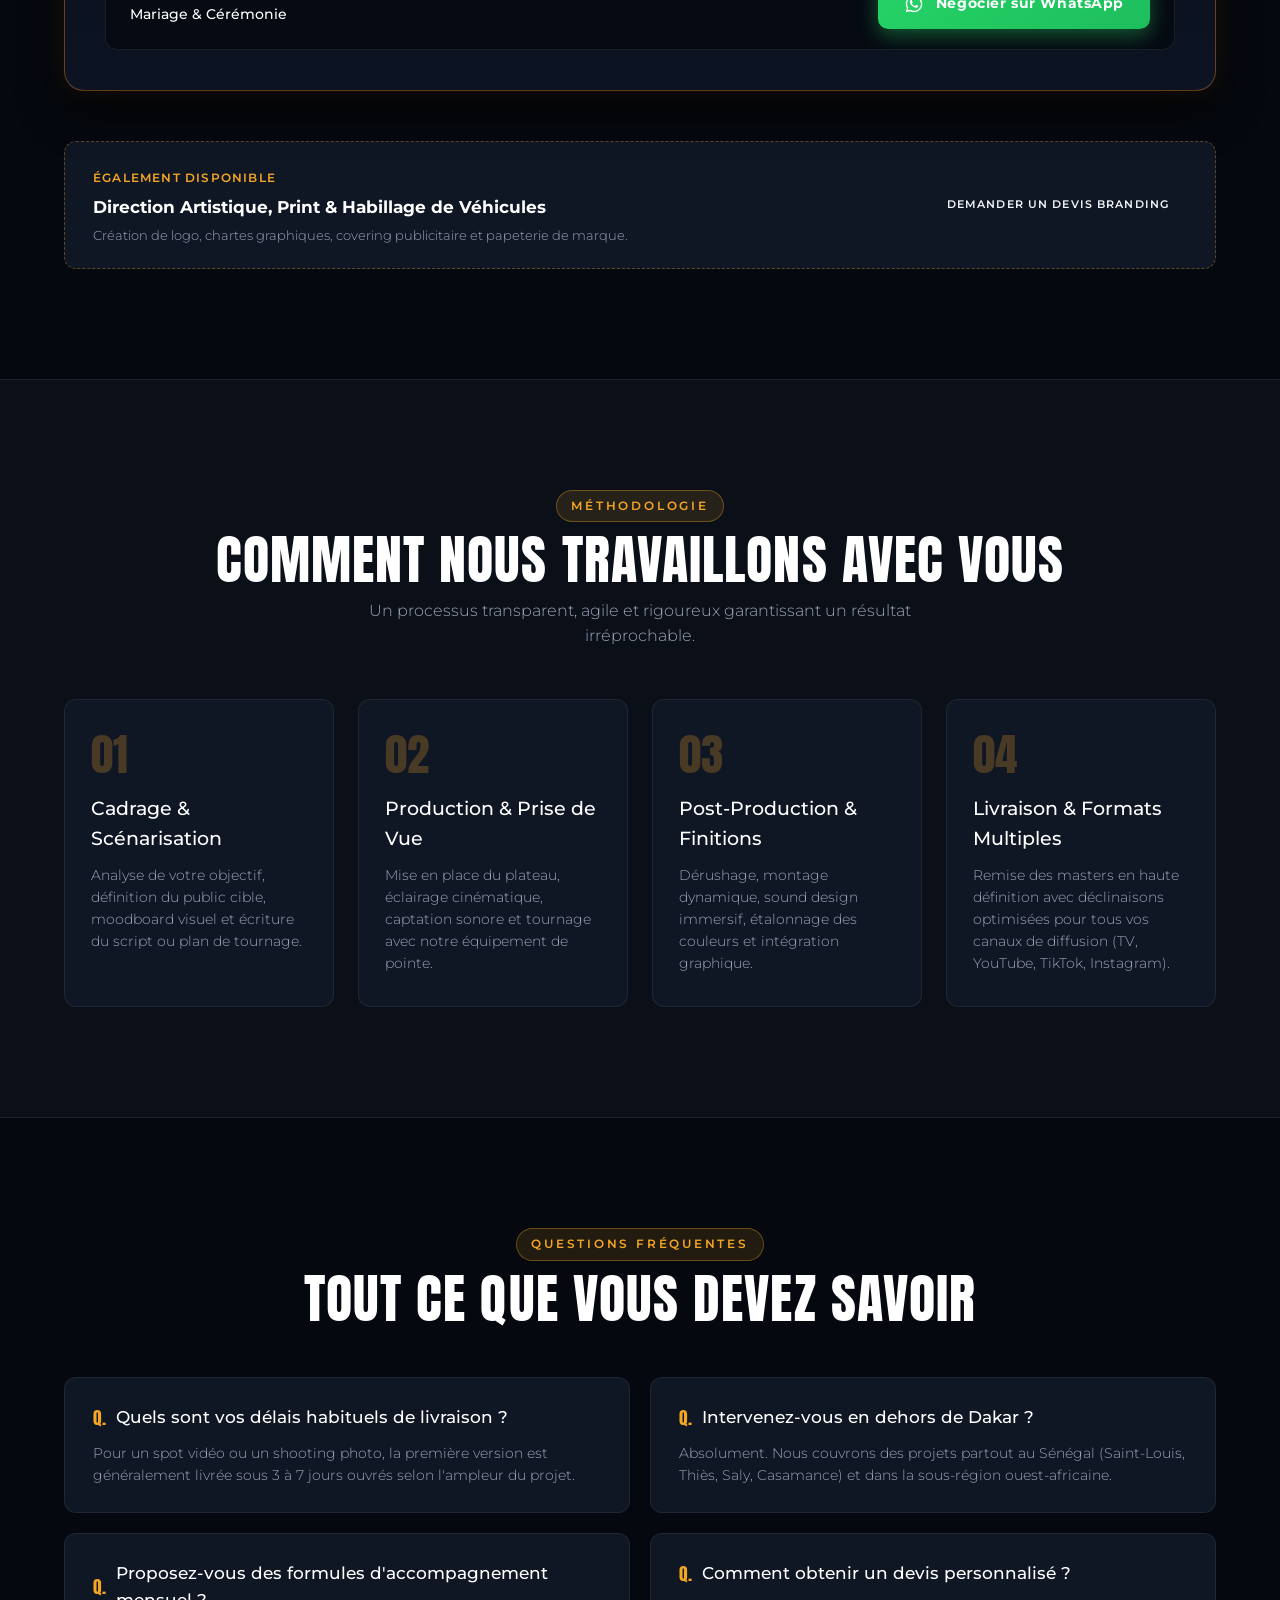
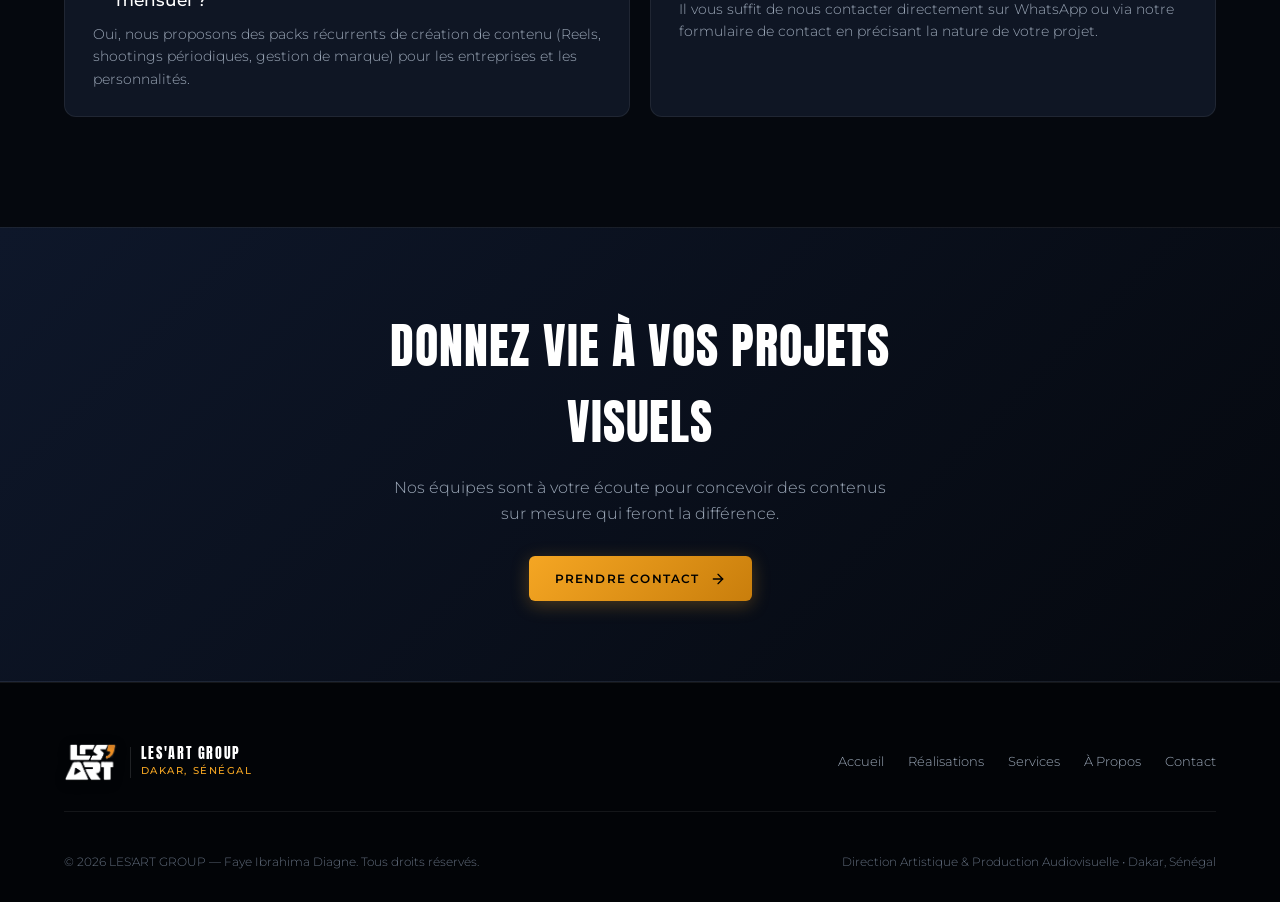
<file: services.html>
<!DOCTYPE html>
<html lang="fr">
<head>
  <meta charset="UTF-8">
  <meta name="viewport" content="width=device-width, initial-scale=1.0">
  <title>Services & Devis Express — Production Vidéo, Mariage, Drone 4K & Covering | Dakar</title>
  <meta name="description" content="Découvrez nos prestations audiovisuelles et événementielles à Dakar : Vidéo cinématique, couverture mariage et baptême, séminaire d'entreprise, drone 4K, branding et covering. Devis express WhatsApp direct.">
  <meta name="keywords" content="Services audiovisuel Dakar, Vidéo mariage Dakar, Couverture séminaire Sénégal, Drone 4K Dakar, Covering véhicule Dakar, Direction artistique Sénégal, Devis vidéo Dakar">
  <meta name="author" content="Faye Ibrahima Diagne — LES'ART GROUP">
  <meta name="robots" content="index, follow, max-image-preview:large">

  <!-- Canonical -->
  <link rel="canonical" href="https://lesartsgroup.com/services.html">

  <!-- Geo Meta Tags -->
  <meta name="geo.region" content="SN-DK">
  <meta name="geo.placename" content="Dakar">

  <!-- Open Graph -->
  <meta property="og:site_name" content="LES'ART GROUP">
  <meta property="og:title" content="Services & Devis Express — LES'ART GROUP | Studio Créatif Dakar">
  <meta property="og:description" content="Production vidéo 4K, photographie de mariage, séminaires, drone aérien et covering de véhicules à Dakar. Configurez votre devis en direct.">
  <meta property="og:url" content="https://lesartsgroup.com/services.html">
  <meta property="og:image" content="https://lesartsgroup.com/images/hero-01.jpg">
  <meta property="og:image:alt" content="Services LES'ART GROUP Dakar">
  <meta property="og:type" content="website">
  <meta property="og:locale" content="fr_SN">

  <!-- Twitter Card -->
  <meta name="twitter:card" content="summary_large_image">
  <meta name="twitter:title" content="Services & Devis Express — LES'ART GROUP Dakar">
  <meta name="twitter:description" content="Estimez votre projet vidéo, photo ou événementiel à Dakar avec notre configurateur direct WhatsApp.">
  <meta name="twitter:image" content="https://lesartsgroup.com/images/hero-01.jpg">

  <!-- Fonts Google -->
  <link rel="preconnect" href="https://fonts.googleapis.com">
  <link rel="preconnect" href="https://fonts.gstatic.com" crossorigin>
  <link href="https://fonts.googleapis.com/css2?family=Anton&family=Montserrat:ital,wght@0,300;0,400;0,500;0,600;0,700;1,300&display=swap" rel="stylesheet">

  <!-- Favicon -->
  <link rel="icon" type="image/png" href="images/logo.png">
  <link rel="apple-touch-icon" href="images/logo.png">

  <link rel="stylesheet" href="css/style.css">

  <!-- Schema.org JSON-LD -->
  <script type="application/ld+json">
  {
    "@context": "https://schema.org",
    "@type": "Service",
    "name": "Production Audiovisuelle & Couverture Événementielle",
    "serviceType": "Audiovisual Production, Wedding Coverage, Corporate Events, Drone 4K",
    "provider": {
      "@type": "ProfessionalService",
      "name": "LES'ART GROUP",
      "url": "https://lesartsgroup.com/",
      "telephone": "+221774654046",
      "address": {
        "@type": "PostalAddress",
        "addressLocality": "Dakar",
        "addressCountry": "SN"
      }
    },
    "areaServed": {
      "@type": "Country",
      "name": "Sénégal"
    },
    "description": "Services sur-mesure de réalisation vidéo, photographie événementielle et privée, captation aérienne drone 4K et direction artistique à Dakar."
  }
  </script>
</head>
<body>

  <!-- ======================================================================
       HEADER
       ====================================================================== -->
  <header id="siteHeader">
    <div class="container nav-inner">
      <a href="index.html" class="brand-logo" aria-label="LES'ART GROUP Accueil">
        <img src="images/logo.png" alt="LES'ART GROUP" class="brand-logo-img">
        <div class="brand-details">
          <span class="brand-name">LES'ART GROUP</span>
          <span class="brand-sub">Création & Audiovisuel</span>
        </div>
      </a>

      <nav class="nav-links" id="navLinks">
        <a href="index.html" class="nav-link">Accueil</a>
        <a href="realisations.html" class="nav-link">Réalisations</a>
        <a href="services.html" class="nav-link active">Services</a>
        <a href="a-propos.html" class="nav-link">À Propos</a>
        <a href="contact.html" class="nav-link">Contact</a>
      </nav>

      <div class="nav-cta-wrap">
        <a href="https://wa.me/221774654046?text=Bonjour%20LES'ART%20GROUP,%20je%20souhaite%20un%20devis%20pour%20un%20projet." target="_blank" rel="noopener" class="btn btn-gold btn-sm">
          <span>Devis Rapide</span>
          <svg viewBox="0 0 24 24" fill="none" stroke="currentColor" stroke-width="2.2" stroke-linecap="round" stroke-linejoin="round">
            <line x1="5" y1="12" x2="19" y2="12"></line>
            <polyline points="12 5 19 12 12 19"></polyline>
          </svg>
        </a>
        <button class="menu-toggle" id="menuToggle" aria-label="Ouvrir le menu">
          <span></span><span></span><span></span>
        </button>
      </div>
    </div>
  </header>

  <!-- ======================================================================
       PAGE BANNER
       ====================================================================== -->
  <section class="page-banner">
    <div class="container">
      <div class="breadcrumb">
        <a href="index.html">Accueil</a>
        <span>/</span>
        <span>Services</span>
      </div>
      <h1 class="page-title">Nos Prestations</h1>
      <p class="page-subtitle">
        Des solutions visuelles 360° conçues pour propulser l'image de marque des entreprises, athlètes et organisateurs d'événements.
      </p>
    </div>
  </section>

  <!-- ======================================================================
       SERVICES DÉTAILLÉS & COUVERTURE D'ÉVÉNEMENTS
       ====================================================================== -->
  <section class="services-section">
    <div class="container">
      <div class="section-head center">
        <span class="tag-badge">Prestations & Couverture Événementielle</span>
        <h2>Des solutions sur-mesure pour chaque événement</h2>
        <p class="section-desc">
          Capture cinématographique, régie technique et création de contenu haut de gamme à Dakar et à l'international.
        </p>
      </div>

      <!-- Note explicative : Tarification sur-mesure -->
      <div class="pricing-note-card">
        <div class="pricing-note-icon">
          <svg viewBox="0 0 24 24" fill="none" stroke="currentColor" stroke-width="2" stroke-linecap="round" stroke-linejoin="round">
            <polygon points="12 2 15.09 8.26 22 9.27 17 14.14 18.18 21.02 12 17.77 5.82 21.02 7 14.14 2 9.27 8.91 8.26 12 2"></polygon>
          </svg>
        </div>
        <div class="pricing-note-content">
          <h4>Tarification sur-mesure & Négociation directe sur WhatsApp</h4>
          <p>
            Chaque célébration et production est unique : durée de présence, déploiement de drone 4K, nombre de cadreurs et formats livrables. Nous n'appliquons pas de tarifs rigides : choisissez vos prestations dans le configurateur ci-dessous et échangez directement avec notre équipe sur WhatsApp pour construire une formule adaptée à vos ambitions et à votre budget.
          </p>
        </div>
      </div>

      <!-- ================================================================
           CONFIGURATEUR EXPRESS DE DEVIS (OPTION B)
           ================================================================ -->
      <div class="configurator-section" id="devisConfigurator">
        <div class="config-head">
          <span class="tag-badge">Configurateur Express</span>
          <h3>Estimez & Négociez votre Projet en Direct</h3>
          <p>
            Sélectionnez les services et options souhaités : votre message WhatsApp personnalisé se formule automatiquement en temps réel pour démarrer la discussion avec Faye Ibrahima Diagne.
          </p>
        </div>

        <!-- Étape 1 : Choix des prestations principales -->
        <div class="config-step-title">
          <svg viewBox="0 0 24 24" fill="none" stroke="currentColor" stroke-width="2.2" stroke-linecap="round" stroke-linejoin="round">
            <polyline points="9 11 12 14 22 4"></polyline>
            <path d="M21 12v7a2 2 0 0 1-2 2H5a2 2 0 0 1-2-2V5a2 2 0 0 1 2-2h11"></path>
          </svg>
          <span>Étape 1 : Cochez vos prestations principales</span>
        </div>

        <div class="config-services-grid" id="configServicesGrid">
          
          <!-- Mariage -->
          <div class="config-pill" data-service="Mariage & Cérémonie" role="checkbox" aria-checked="false" tabindex="0">
            <div class="config-pill-icon">
              <svg viewBox="0 0 24 24" fill="none" stroke="currentColor" stroke-width="2" stroke-linecap="round" stroke-linejoin="round"><path d="M20.84 4.61a5.5 5.5 0 0 0-7.78 0L12 5.67l-1.06-1.06a5.5 5.5 0 0 0-7.78 7.78l1.06 1.06L12 21.23l7.78-7.78 1.06-1.06a5.5 5.5 0 0 0 0-7.78z"></path></svg>
            </div>
            <div class="config-pill-label">
              <span class="config-pill-title">Mariage</span>
              <span class="config-pill-category">Privé / Célébration</span>
            </div>
            <div class="config-check">
              <svg viewBox="0 0 24 24" fill="none" stroke="currentColor"><polyline points="20 6 9 17 4 12"></polyline></svg>
            </div>
          </div>

          <!-- Baptême -->
          <div class="config-pill" data-service="Baptême & Fête de Famille" role="checkbox" aria-checked="false" tabindex="0">
            <div class="config-pill-icon">
              <svg viewBox="0 0 24 24" fill="none" stroke="currentColor" stroke-width="2" stroke-linecap="round" stroke-linejoin="round"><path d="M12 2l3.09 6.26L22 9.27l-5 4.87 1.18 6.88L12 17.77l-6.18 3.25L7 14.14 2 9.27l6.91-1.01L12 2z"></path></svg>
            </div>
            <div class="config-pill-label">
              <span class="config-pill-title">Baptême & Famille</span>
              <span class="config-pill-category">Privé / Célébration</span>
            </div>
            <div class="config-check">
              <svg viewBox="0 0 24 24" fill="none" stroke="currentColor"><polyline points="20 6 9 17 4 12"></polyline></svg>
            </div>
          </div>

          <!-- Séminaire -->
          <div class="config-pill" data-service="Séminaire d'Entreprise" role="checkbox" aria-checked="false" tabindex="0">
            <div class="config-pill-icon">
              <svg viewBox="0 0 24 24" fill="none" stroke="currentColor" stroke-width="2" stroke-linecap="round" stroke-linejoin="round"><rect x="2" y="7" width="20" height="14" rx="2" ry="2"></rect><path d="M16 21V5a2 2 0 0 0-2-2h-4a2 2 0 0 0-2 2v16"></path></svg>
            </div>
            <div class="config-pill-label">
              <span class="config-pill-title">Séminaire d'Entreprise</span>
              <span class="config-pill-category">Corporate / B2B</span>
            </div>
            <div class="config-check">
              <svg viewBox="0 0 24 24" fill="none" stroke="currentColor"><polyline points="20 6 9 17 4 12"></polyline></svg>
            </div>
          </div>

          <!-- Forum -->
          <div class="config-pill" data-service="Forum & Conférence" role="checkbox" aria-checked="false" tabindex="0">
            <div class="config-pill-icon">
              <svg viewBox="0 0 24 24" fill="none" stroke="currentColor" stroke-width="2" stroke-linecap="round" stroke-linejoin="round"><line x1="3" y1="21" x2="21" y2="21"></line><line x1="4" y1="10" x2="20" y2="10"></line><polygon points="12 2 20 6 4 6 12 2"></polygon><line x1="6" y1="10" x2="6" y2="21"></line><line x1="10" y1="10" x2="10" y2="21"></line><line x1="14" y1="10" x2="14" y2="21"></line><line x1="18" y1="10" x2="18" y2="21"></line></svg>
            </div>
            <div class="config-pill-label">
              <span class="config-pill-title">Forum & Conférence</span>
              <span class="config-pill-category">Institutionnel</span>
            </div>
            <div class="config-check">
              <svg viewBox="0 0 24 24" fill="none" stroke="currentColor"><polyline points="20 6 9 17 4 12"></polyline></svg>
            </div>
          </div>

          <!-- Documentaire -->
          <div class="config-pill" data-service="Documentaire & Reportage" role="checkbox" aria-checked="false" tabindex="0">
            <div class="config-pill-icon">
              <svg viewBox="0 0 24 24" fill="none" stroke="currentColor" stroke-width="2" stroke-linecap="round" stroke-linejoin="round"><rect x="2" y="2" width="20" height="20" rx="2.18" ry="2.18"></rect><line x1="7" y1="2" x2="7" y2="22"></line><line x1="17" y1="2" x2="17" y2="22"></line><line x1="2" y1="12" x2="22" y2="12"></line><line x1="2" y1="7" x2="7" y2="7"></line><line x1="2" y1="17" x2="7" y2="17"></line><line x1="17" y1="17" x2="22" y2="17"></line><line x1="17" y1="7" x2="22" y2="7"></line></svg>
            </div>
            <div class="config-pill-label">
              <span class="config-pill-title">Documentaire</span>
              <span class="config-pill-category">Réalisation Cinéma</span>
            </div>
            <div class="config-check">
              <svg viewBox="0 0 24 24" fill="none" stroke="currentColor"><polyline points="20 6 9 17 4 12"></polyline></svg>
            </div>
          </div>

          <!-- Spot Publicitaire -->
          <div class="config-pill" data-service="Spot Publicitaire & Brand Content" role="checkbox" aria-checked="false" tabindex="0">
            <div class="config-pill-icon">
              <svg viewBox="0 0 24 24" fill="none" stroke="currentColor" stroke-width="2" stroke-linecap="round" stroke-linejoin="round"><polygon points="11 5 6 9 2 9 2 15 6 15 11 19 11 5"></polygon><path d="M19.07 4.93a10 10 0 0 1 0 14.14M15.54 8.46a5 5 0 0 1 0 7.07"></path></svg>
            </div>
            <div class="config-pill-label">
              <span class="config-pill-title">Spot Publicitaire</span>
              <span class="config-pill-category">Commercial & Web</span>
            </div>
            <div class="config-check">
              <svg viewBox="0 0 24 24" fill="none" stroke="currentColor"><polyline points="20 6 9 17 4 12"></polyline></svg>
            </div>
          </div>

          <!-- Aftermovie -->
          <div class="config-pill" data-service="Aftermovie & Résumé d'Événement" role="checkbox" aria-checked="false" tabindex="0">
            <div class="config-pill-icon">
              <svg viewBox="0 0 24 24" fill="none" stroke="currentColor" stroke-width="2" stroke-linecap="round" stroke-linejoin="round"><polygon points="23 7 16 12 23 17 23 7"></polygon><rect x="1" y="5" width="15" height="14" rx="2" ry="2"></rect></svg>
            </div>
            <div class="config-pill-label">
              <span class="config-pill-title">Aftermovie / Résumé</span>
              <span class="config-pill-category">Format Court Dynamique</span>
            </div>
            <div class="config-check">
              <svg viewBox="0 0 24 24" fill="none" stroke="currentColor"><polyline points="20 6 9 17 4 12"></polyline></svg>
            </div>
          </div>

        </div>

        <!-- Étape 2 : Options complémentaires -->
        <div class="config-step-title">
          <svg viewBox="0 0 24 24" fill="none" stroke="currentColor" stroke-width="2.2" stroke-linecap="round" stroke-linejoin="round">
            <polygon points="12 2 15.09 8.26 22 9.27 17 14.14 18.18 21.02 12 17.77 5.82 21.02 7 14.14 2 9.27 8.91 8.26 12 2"></polygon>
          </svg>
          <span>Étape 2 : Options techniques souhaitées (facultatif)</span>
        </div>

        <div class="config-options-bar" id="configOptionsBar">
          <div class="config-option-chip" data-option="Captation Drone Aérien 4K">
            <svg viewBox="0 0 24 24" fill="none" stroke="currentColor" stroke-width="2"><circle cx="12" cy="12" r="10"></circle><line x1="22" y1="12" x2="18" y2="12"></line><line x1="6" y1="12" x2="2" y2="12"></line><line x1="12" y1="6" x2="12" y2="2"></line><line x1="12" y1="22" x2="12" y2="18"></line></svg>
            <span>Prises de vue Drone 4K</span>
          </div>

          <div class="config-option-chip" data-option="Prise de Son Studio & Interviews">
            <svg viewBox="0 0 24 24" fill="none" stroke="currentColor" stroke-width="2"><path d="M12 1a3 3 0 0 0-3 3v8a3 3 0 0 0 6 0V4a3 3 0 0 0-3-3z"></path><path d="M19 10v2a7 7 0 0 1-14 0v-2"></path><line x1="12" y1="19" x2="12" y2="23"></line><line x1="8" y1="23" x2="16" y2="23"></line></svg>
            <span>Micros studio & interviews</span>
          </div>

          <div class="config-option-chip" data-option="Livraison Express (24h - 48h)">
            <svg viewBox="0 0 24 24" fill="none" stroke="currentColor" stroke-width="2"><polygon points="13 2 3 14 12 14 11 22 21 10 12 10 13 2"></polygon></svg>
            <span>Livraison express (24h-48h)</span>
          </div>

          <div class="config-option-chip" data-option="Livre Photo d'Art Imprimé">
            <svg viewBox="0 0 24 24" fill="none" stroke="currentColor" stroke-width="2"><path d="M4 19.5A2.5 2.5 0 0 1 6.5 17H20"></path><path d="M6.5 2H20v20H6.5A2.5 2.5 0 0 1 4 19.5v-15A2.5 2.5 0 0 1 6.5 2z"></path></svg>
            <span>Livre photo d'art relié</span>
          </div>

          <div class="config-option-chip" data-option="Diffusion Live Streaming">
            <svg viewBox="0 0 24 24" fill="none" stroke="currentColor" stroke-width="2"><path d="M23 7l-7 5 7 5V7z"></path><rect x="1" y="5" width="15" height="14" rx="2" ry="2"></rect></svg>
            <span>Diffusion Live Streaming</span>
          </div>
        </div>

        <!-- Étape 3 : Détails rapides (Date & Lieu) -->
        <div class="config-inputs-row">
          <div class="config-input-group">
            <label for="cfgDate">Date de l'événement</label>
            <input type="date" id="cfgDate">
          </div>
          <div class="config-input-group">
            <label for="cfgLocation">Lieu de l'événement</label>
            <select id="cfgLocation">
              <option value="Dakar">Dakar et banlieue</option>
              <option value="Saly / Mbour / Petite Côte">Saly / Mbour / Petite Côte</option>
              <option value="Autre région du Sénégal">Autre région du Sénégal</option>
              <option value="International / Sous-région">International / Sous-région</option>
            </select>
          </div>
        </div>

        <!-- Résumé & Bouton de lancement WhatsApp -->
        <div class="config-footer-row">
          <div class="config-summary">
            <span class="config-summary-counter" id="cfgCounter">0 prestation sélectionnée</span>
            <div class="config-summary-list" id="cfgSummaryText">Cliquez sur un ou plusieurs services ci-dessus pour composer votre demande.</div>
          </div>

          <a href="#" id="cfgWhatsAppBtn" class="config-cta-btn" target="_blank" rel="noopener">
            <svg viewBox="0 0 24 24"><path d="M12.04 2c-5.46 0-9.91 4.45-9.91 9.91 0 1.75.46 3.45 1.32 4.95L2.05 22l5.25-1.38c1.45.79 3.08 1.21 4.74 1.21 5.46 0 9.91-4.45 9.91-9.91 0-2.65-1.03-5.14-2.9-7.01A9.816 9.816 0 0 0 12.04 2zm0 18.15c-1.48 0-2.93-.4-4.2-1.15l-.3-.18-3.12.82.83-3.04-.2-.31a8.188 8.188 0 0 1-1.26-4.38c0-4.54 3.7-8.24 8.24-8.24 2.2 0 4.27.86 5.82 2.42a8.182 8.182 0 0 1 2.41 5.83c0 4.54-3.7 8.23-8.22 8.23zm4.51-6.17c-.25-.12-1.47-.72-1.7-.81-.23-.08-.39-.12-.56.12-.17.25-.64.81-.79.97-.14.17-.29.19-.54.06-.25-.12-1.05-.39-2-1.23-.74-.66-1.24-1.47-1.39-1.72-.14-.25-.02-.38.11-.51.11-.11.25-.29.37-.43.12-.14.17-.25.25-.41.08-.17.04-.31-.02-.43s-.56-1.35-.77-1.85c-.2-.48-.41-.42-.56-.43h-.48c-.17 0-.43.06-.66.31-.22.25-.86.84-.86 2.05 0 1.21.88 2.38 1 2.55.12.17 1.74 2.65 4.21 3.72.59.25 1.05.41 1.41.52.59.19 1.13.16 1.56.1.48-.07 1.47-.6 1.68-1.18.21-.58.21-1.07.14-1.18-.06-.11-.22-.18-.47-.3z"/></svg>
            <span>Négocier sur WhatsApp</span>
          </a>
        </div>

      </div>



      <!-- Note complémentaire : Identité Visuelle & Print -->
      <div style="margin-top: 30px; padding: 22px 28px; background: var(--bg-card); border: 1px dashed var(--border-gold); border-radius: var(--radius-md); display: flex; align-items: center; justify-content: space-between; flex-wrap: wrap; gap: 16px;">
        <div>
          <span style="font-size: 0.75rem; text-transform: uppercase; color: var(--gold); letter-spacing: 0.1em; font-weight: 600;">Également disponible</span>
          <h4 style="margin: 4px 0 0; color: var(--text-white); font-size: 1.05rem;">Direction Artistique, Print & Habillage de Véhicules</h4>
          <p style="margin: 4px 0 0; font-size: 0.82rem; color: var(--text-secondary);">Création de logo, chartes graphiques, covering publicitaire et papeterie de marque.</p>
        </div>
        <a href="https://wa.me/221774654046?text=Bonjour%20LES'ART%20GROUP,%20je%20souhaite%20un%20devis%20pour%20de%20la%20Direction%20Artistique%20/%20Print%20/%20Habillage%20véhicule." target="_blank" rel="noopener" class="btn btn-outline-gold btn-sm">
          <span>Demander un devis Branding</span>
        </a>
      </div>

    </div>
  </section>

  <!-- ======================================================================
       NOTRE MÉTHODE DE TRAVAIL (4 ÉTAPES)
       ====================================================================== -->
  <section style="background: var(--bg-surface); border-top: 1px solid var(--border-subtle); border-bottom: 1px solid var(--border-subtle);">
    <div class="container">
      <div class="section-head center">
        <span class="tag-badge">Méthodologie</span>
        <h2>Comment nous travaillons avec vous</h2>
        <p class="section-desc">Un processus transparent, agile et rigoureux garantissant un résultat irréprochable.</p>
      </div>

      <div class="process-grid">
        <div class="process-card">
          <div class="process-step-num">01</div>
          <h4>Cadrage & Scénarisation</h4>
          <p>Analyse de votre objectif, définition du public cible, moodboard visuel et écriture du script ou plan de tournage.</p>
        </div>

        <div class="process-card">
          <div class="process-step-num">02</div>
          <h4>Production & Prise de Vue</h4>
          <p>Mise en place du plateau, éclairage cinématique, captation sonore et tournage avec notre équipement de pointe.</p>
        </div>

        <div class="process-card">
          <div class="process-step-num">03</div>
          <h4>Post-Production & Finitions</h4>
          <p>Dérushage, montage dynamique, sound design immersif, étalonnage des couleurs et intégration graphique.</p>
        </div>

        <div class="process-card">
          <div class="process-step-num">04</div>
          <h4>Livraison & Formats Multiples</h4>
          <p>Remise des masters en haute définition avec déclinaisons optimisées pour tous vos canaux de diffusion (TV, YouTube, TikTok, Instagram).</p>
        </div>
      </div>
    </div>
  </section>

  <!-- ======================================================================
       FAQ / QUESTIONS FRÉQUENTES
       ====================================================================== -->
  <section>
    <div class="container">
      <div class="section-head center">
        <span class="tag-badge">Questions Fréquentes</span>
        <h2>Tout ce que vous devez savoir</h2>
      </div>

      <div class="faq-grid">
        <div class="faq-card">
          <h4>Quels sont vos délais habituels de livraison ?</h4>
          <p>Pour un spot vidéo ou un shooting photo, la première version est généralement livrée sous 3 à 7 jours ouvrés selon l'ampleur du projet.</p>
        </div>

        <div class="faq-card">
          <h4>Intervenez-vous en dehors de Dakar ?</h4>
          <p>Absolument. Nous couvrons des projets partout au Sénégal (Saint-Louis, Thiès, Saly, Casamance) et dans la sous-région ouest-africaine.</p>
        </div>

        <div class="faq-card">
          <h4>Proposez-vous des formules d'accompagnement mensuel ?</h4>
          <p>Oui, nous proposons des packs récurrents de création de contenu (Reels, shootings périodiques, gestion de marque) pour les entreprises et les personnalités.</p>
        </div>

        <div class="faq-card">
          <h4>Comment obtenir un devis personnalisé ?</h4>
          <p>Il vous suffit de nous contacter directement sur WhatsApp ou via notre formulaire de contact en précisant la nature de votre projet.</p>
        </div>
      </div>
    </div>
  </section>

  <!-- ======================================================================
       CALL TO ACTION BANNER
       ====================================================================== -->
  <section class="cta-banner">
    <div class="container cta-banner-inner">
      <h2>Donnez vie à vos projets visuels</h2>
      <p>Nos équipes sont à votre écoute pour concevoir des contenus sur mesure qui feront la différence.</p>
      <a href="contact.html" class="btn btn-gold">
        <span>Prendre Contact</span>
        <svg viewBox="0 0 24 24" fill="none" stroke="currentColor" stroke-width="2" stroke-linecap="round" stroke-linejoin="round">
          <line x1="5" y1="12" x2="19" y2="12"></line>
          <polyline points="12 5 19 12 12 19"></polyline>
        </svg>
      </a>
    </div>
  </section>

  <!-- ======================================================================
       BOUTON FLOTTANT WHATSAPP AVEC MASCOTTE 3D
       ====================================================================== -->
  <a href="https://wa.me/221774654046?text=Bonjour%20LES'ART%20GROUP,%20j'aimerais%20des%20informations%20sur%20vos%20services." target="_blank" rel="noopener" class="floating-whatsapp" aria-label="Discuter directement avec LES'ART GROUP sur WhatsApp">
    <div class="wa-speech-bubble">
      <span class="wa-speech-title">LES'ART Direct</span>
      <span class="wa-speech-text">Un projet ? Écrivez-nous</span>
    </div>
    <div class="floating-whatsapp-trigger">
      <img src="images/mascotte-avatar.png" alt="Mascotte LES'ART GROUP" class="wa-avatar-img">
      <span class="wa-online-dot" aria-hidden="true"></span>
      <span class="wa-badge-icon" aria-hidden="true">
        <svg viewBox="0 0 24 24">
          <path d="M12.04 2c-5.46 0-9.91 4.45-9.91 9.91 0 1.75.46 3.45 1.32 4.95L2.05 22l5.25-1.38c1.45.79 3.08 1.21 4.74 1.21 5.46 0 9.91-4.45 9.91-9.91 0-2.65-1.03-5.14-2.9-7.01A9.816 9.816 0 0 0 12.04 2zm0 18.15c-1.48 0-2.93-.4-4.2-1.15l-.3-.18-3.12.82.83-3.04-.2-.31a8.188 8.188 0 0 1-1.26-4.38c0-4.54 3.7-8.24 8.24-8.24 2.2 0 4.27.86 5.82 2.42a8.182 8.182 0 0 1 2.41 5.83c0 4.54-3.7 8.23-8.22 8.23zm4.51-6.17c-.25-.12-1.47-.72-1.7-.81-.23-.08-.39-.12-.56.12-.17.25-.64.81-.79.97-.14.17-.29.19-.54.06-.25-.12-1.05-.39-2-1.23-.74-.66-1.24-1.47-1.39-1.72-.14-.25-.02-.38.11-.51.11-.11.25-.29.37-.43.12-.14.17-.25.25-.41.08-.17.04-.31-.02-.43s-.56-1.35-.77-1.85c-.2-.48-.41-.42-.56-.43h-.48c-.17 0-.43.06-.66.31-.22.25-.86.84-.86 2.05 0 1.21.88 2.38 1 2.55.12.17 1.74 2.65 4.21 3.72.59.25 1.05.41 1.41.52.59.19 1.13.16 1.56.1.48-.07 1.47-.6 1.68-1.18.21-.58.21-1.07.14-1.18-.06-.11-.22-.18-.47-.3z"/>
        </svg>
      </span>
    </div>
  </a>

  <!-- ======================================================================
       FOOTER
       ====================================================================== -->
  <footer>
    <div class="container">
      <div class="footer-top">
        <div class="brand-logo">
          <img src="images/logo.png" alt="LES'ART GROUP" class="brand-logo-img">
          <div class="brand-details">
            <span class="brand-name">LES'ART GROUP</span>
            <span class="brand-sub">Dakar, Sénégal</span>
          </div>
        </div>

        <div style="display:flex; gap:24px; flex-wrap:wrap; font-size:0.8rem;">
          <a href="index.html" style="color:var(--text-secondary);">Accueil</a>
          <a href="realisations.html" style="color:var(--text-secondary);">Réalisations</a>
          <a href="services.html" style="color:var(--text-secondary);">Services</a>
          <a href="a-propos.html" style="color:var(--text-secondary);">À Propos</a>
          <a href="contact.html" style="color:var(--text-secondary);">Contact</a>
        </div>
      </div>

      <div class="footer-bottom">
        <div>© 2026 LES'ART GROUP — Faye Ibrahima Diagne. Tous droits réservés.</div>
        <div>Direction Artistique & Production Audiovisuelle • Dakar, Sénégal</div>
      </div>
    </div>
  </footer>

  <script src="js/main.js"></script>

  <!-- Script du Configurateur Express de Devis (Option B) -->
  <script>
    document.addEventListener('DOMContentLoaded', function() {
      const selectedServices = new Set();
      const selectedOptions = new Set();
      const pills = document.querySelectorAll('.config-pill');
      const chips = document.querySelectorAll('.config-option-chip');
      const dateInput = document.getElementById('cfgDate');
      const locSelect = document.getElementById('cfgLocation');
      const counterEl = document.getElementById('cfgCounter');
      const summaryTextEl = document.getElementById('cfgSummaryText');
      const waBtn = document.getElementById('cfgWhatsAppBtn');

      if (!pills.length || !waBtn) return;

      function updateWhatsAppLink() {
        const sArr = Array.from(selectedServices);
        const oArr = Array.from(selectedOptions);
        const dateVal = dateInput ? dateInput.value.trim() : '';
        const locVal = locSelect ? locSelect.value : 'Dakar';

        const count = sArr.length;
        if (count === 0) {
          if (counterEl) counterEl.textContent = '0 prestation sélectionnée';
          if (summaryTextEl) summaryTextEl.textContent = 'Sélectionnez au moins un service ci-dessus pour lancer la négociation.';
        } else {
          if (counterEl) counterEl.textContent = count + ' prestation(s) sélectionnée(s)';
          let desc = sArr.join(' • ');
          if (oArr.length > 0) {
            desc += ' (+ ' + oArr.join(', ') + ')';
          }
          if (summaryTextEl) summaryTextEl.textContent = desc;
        }

        let msg = "Bonjour LES'ART GROUP !\n\n";
        msg += "Je souhaite un devis personnalisé et échanger sur les prestations suivantes :\n";
        if (sArr.length > 0) {
          sArr.forEach(function(s) { msg += "• " + s + "\n"; });
        } else {
          msg += "• Renseignements généraux sur vos prestations\n";
        }

        if (oArr.length > 0) {
          msg += "\nOptions souhaitées :\n";
          oArr.forEach(function(o) { msg += "+ " + o + "\n"; });
        }

        if (dateVal) {
          const parts = dateVal.split('-');
          const formattedDate = parts.length === 3 ? (parts[2] + '/' + parts[1] + '/' + parts[0]) : dateVal;
          msg += "\nDate de l'événement : " + formattedDate + "\n";
        }
        msg += "Lieu : " + locVal + "\n\n";
        msg += "Quelles sont vos disponibilités et modalités de tarification ?";

        waBtn.href = "https://wa.me/221774654046?text=" + encodeURIComponent(msg);
      }

      pills.forEach(function(pill) {
        pill.addEventListener('click', function() {
          const sName = pill.getAttribute('data-service');
          if (selectedServices.has(sName)) {
            selectedServices.delete(sName);
            pill.classList.remove('selected');
            pill.setAttribute('aria-checked', 'false');
          } else {
            selectedServices.add(sName);
            pill.classList.add('selected');
            pill.setAttribute('aria-checked', 'true');
          }
          updateWhatsAppLink();
        });
      });

      chips.forEach(function(chip) {
        chip.addEventListener('click', function() {
          const optName = chip.getAttribute('data-option');
          if (selectedOptions.has(optName)) {
            selectedOptions.delete(optName);
            chip.classList.remove('selected');
          } else {
            selectedOptions.add(optName);
            chip.classList.add('selected');
          }
          updateWhatsAppLink();
        });
      });

      if (dateInput) {
        dateInput.addEventListener('input', updateWhatsAppLink);
        dateInput.addEventListener('change', updateWhatsAppLink);
      }
      if (locSelect) locSelect.addEventListener('change', updateWhatsAppLink);

      // Sélectionner Mariage par défaut pour illustrer
      const firstPill = document.querySelector('.config-pill');
      if (firstPill) {
        selectedServices.add(firstPill.getAttribute('data-service'));
        firstPill.classList.add('selected');
        firstPill.setAttribute('aria-checked', 'true');
      }
      updateWhatsAppLink();
    });
  </script>
</body>
</html>
</file>
<file: css/style.css>
/* ==========================================================================
   LES'ART GROUP — Premium Style System
   Design System, Micro-interactions, Responsive Layouts
   ========================================================================== */

:root {
  --bg-dark: #05080e;
  --bg-surface: #0a0f18;
  --bg-card: #0f1624;
  --bg-card-hover: #141f33;
  --bg-glass: rgba(10, 15, 24, 0.82);
  --bg-glass-card: rgba(15, 22, 36, 0.65);

  --gold: #f5a623;
  --gold-hover: #ffb83d;
  --gold-dark: #c97e0c;
  --gold-glow: rgba(245, 166, 35, 0.25);
  --gold-subtle: rgba(245, 166, 35, 0.12);

  --text-white: #ffffff;
  --text-primary: #f0f3f8;
  --text-secondary: #9ba7b7;
  --text-muted: #626d7d;

  --border-subtle: rgba(255, 255, 255, 0.07);
  --border-light: rgba(255, 255, 255, 0.12);
  --border-gold: rgba(245, 166, 35, 0.35);

  --shadow-sm: 0 4px 12px rgba(0, 0, 0, 0.3);
  --shadow-md: 0 10px 28px rgba(0, 0, 0, 0.5);
  --shadow-gold: 0 8px 30px rgba(245, 166, 35, 0.2);

  --radius-sm: 6px;
  --radius-md: 12px;
  --radius-lg: 20px;
  --radius-full: 9999px;

  --transition-fast: 0.2s cubic-bezier(0.16, 1, 0.3, 1);
  --transition-normal: 0.35s cubic-bezier(0.16, 1, 0.3, 1);
  --transition-slow: 0.6s cubic-bezier(0.16, 1, 0.3, 1);
}

*, *::before, *::after {
  box-sizing: border-box;
  margin: 0;
  padding: 0;
}

html {
  scroll-behavior: smooth;
  font-size: 16px;
  background-color: var(--bg-dark);
}

body {
  font-family: 'Montserrat', sans-serif;
  background: radial-gradient(circle at 50% 0%, #0d1527 0%, var(--bg-dark) 55%);
  color: var(--text-primary);
  font-weight: 300;
  line-height: 1.6;
  overflow-x: hidden;
  -webkit-font-smoothing: antialiased;
}

h1, h2, h3, .font-display {
  font-family: 'Anton', sans-serif;
  letter-spacing: 0.02em;
  font-weight: 400;
  text-transform: uppercase;
}

a {
  color: inherit;
  text-decoration: none;
  transition: color var(--transition-fast);
}

ul {
  list-style: none;
}

img {
  max-width: 100%;
  display: block;
}

button {
  font-family: inherit;
  border: none;
  background: none;
  cursor: pointer;
}

/* Container */
.container {
  width: 100%;
  max-width: 1360px;
  margin: 0 auto;
  padding: 0 5%;
}

/* Section Shared */
section {
  padding: 110px 0;
  position: relative;
}

.section-head {
  margin-bottom: 48px;
  display: flex;
  flex-direction: column;
  gap: 8px;
}

.section-head.center {
  text-align: center;
  align-items: center;
}

.tag-badge {
  display: inline-flex;
  align-items: center;
  gap: 8px;
  font-size: 0.72rem;
  letter-spacing: 0.24em;
  text-transform: uppercase;
  color: var(--gold);
  font-weight: 600;
  padding: 6px 14px;
  background: var(--gold-subtle);
  border: 1px solid var(--border-gold);
  border-radius: var(--radius-full);
  width: fit-content;
}

.section-head h2 {
  font-size: clamp(2rem, 4.5vw, 3.4rem);
  line-height: 1.1;
  color: var(--text-white);
}

.section-desc {
  color: var(--text-secondary);
  font-size: 1rem;
  max-width: 580px;
  font-weight: 300;
}

/* ==========================================================================
   HEADER / NAVIGATION
   ========================================================================== */
header {
  position: fixed;
  top: 0;
  left: 0;
  right: 0;
  z-index: 200;
  padding: 20px 0;
  transition: all var(--transition-normal);
  background: linear-gradient(180deg, rgba(5, 8, 14, 0.85) 0%, rgba(5, 8, 14, 0) 100%);
}

header.scrolled {
  background: var(--bg-glass);
  backdrop-filter: blur(16px);
  -webkit-backdrop-filter: blur(16px);
  padding: 14px 0;
  border-bottom: 1px solid var(--border-subtle);
  box-shadow: var(--shadow-sm);
}

.nav-inner {
  display: flex;
  align-items: center;
  justify-content: space-between;
}

.brand-logo {
  display: flex;
  align-items: center;
  gap: 12px;
  text-decoration: none;
}

.brand-logo-img {
  height: 38px;
  width: auto;
  object-fit: contain;
  display: block;
  transition: transform var(--transition-normal), filter var(--transition-normal);
  filter: drop-shadow(0 2px 6px rgba(0, 0, 0, 0.4));
}

.brand-logo:hover .brand-logo-img {
  transform: scale(1.05);
  filter: drop-shadow(0 3px 12px rgba(216, 131, 40, 0.45));
}

.brand-symbol {
  font-family: 'Anton', sans-serif;
  font-size: 1.6rem;
  line-height: 1;
  color: var(--text-white);
  letter-spacing: -0.02em;
}

.brand-symbol span {
  color: var(--gold);
}

.brand-details {
  border-left: 1px solid var(--border-light);
  padding-left: 10px;
  display: flex;
  flex-direction: column;
}

.brand-name {
  font-family: 'Anton', sans-serif;
  font-size: 0.85rem;
  letter-spacing: 0.12em;
  color: var(--text-white);
  line-height: 1;
}

.brand-sub {
  font-size: 0.6rem;
  color: var(--gold);
  letter-spacing: 0.16em;
  text-transform: uppercase;
  font-weight: 500;
  margin-top: 3px;
}

.nav-links {
  display: flex;
  align-items: center;
  gap: 32px;
}

.nav-link {
  font-size: 0.78rem;
  letter-spacing: 0.1em;
  text-transform: uppercase;
  color: var(--text-secondary);
  font-weight: 500;
  position: relative;
  padding: 6px 0;
}

.nav-link::after {
  content: '';
  position: absolute;
  bottom: 0;
  left: 0;
  width: 0%;
  height: 2px;
  background: var(--gold);
  transition: width var(--transition-fast);
}

.nav-link:hover,
.nav-link.active {
  color: var(--text-white);
}

.nav-link:hover::after,
.nav-link.active::after {
  width: 100%;
}

.nav-cta-wrap {
  display: flex;
  align-items: center;
  gap: 16px;
}

.menu-toggle {
  display: none;
  flex-direction: column;
  justify-content: center;
  gap: 5px;
  width: 32px;
  height: 32px;
  cursor: pointer;
  z-index: 300;
}

.menu-toggle span {
  width: 100%;
  height: 2px;
  background-color: var(--text-white);
  border-radius: 2px;
  transition: transform var(--transition-fast), opacity var(--transition-fast);
}

.menu-toggle.active span:nth-child(1) {
  transform: translateY(7px) rotate(45deg);
}
.menu-toggle.active span:nth-child(2) {
  opacity: 0;
}
.menu-toggle.active span:nth-child(3) {
  transform: translateY(-7px) rotate(-45deg);
}

/* ==========================================================================
   BUTTONS
   ========================================================================== */
.btn {
  display: inline-flex;
  align-items: center;
  justify-content: center;
  gap: 10px;
  padding: 13px 26px;
  font-size: 0.75rem;
  font-weight: 600;
  letter-spacing: 0.1em;
  text-transform: uppercase;
  border-radius: var(--radius-sm);
  transition: all var(--transition-normal);
  cursor: pointer;
  position: relative;
  overflow: hidden;
}

.btn svg {
  width: 16px;
  height: 16px;
  transition: transform var(--transition-fast);
}

.btn-gold {
  background: linear-gradient(135deg, var(--gold) 0%, var(--gold-dark) 100%);
  color: #000;
  box-shadow: 0 4px 18px rgba(245, 166, 35, 0.28);
}

.btn-gold:hover {
  background: linear-gradient(135deg, var(--gold-hover) 0%, var(--gold) 100%);
  box-shadow: 0 6px 24px rgba(245, 166, 35, 0.45);
  transform: translateY(-2px);
  color: #000;
}

.btn-gold:hover svg {
  transform: translateX(3px);
}

.btn-outline {
  border: 1px solid var(--border-light);
  color: var(--text-primary);
  background: rgba(255, 255, 255, 0.03);
  backdrop-filter: blur(8px);
}

.btn-outline:hover {
  border-color: var(--gold);
  color: var(--gold);
  background: var(--gold-subtle);
  transform: translateY(-2px);
}

.btn-sm {
  padding: 9px 18px;
  font-size: 0.7rem;
}

/* ==========================================================================
   HERO SECTION
   ========================================================================== */
.hero {
  position: relative;
  height: 100vh;
  min-height: 640px;
  overflow: hidden;
  background-color: var(--bg-dark);
}

.hero-slider {
  position: absolute;
  inset: 0;
}

.hero-slide {
  position: absolute;
  inset: 0;
  background-size: cover;
  background-position: center;
  opacity: 0;
  visibility: hidden;
  transform: scale(1.08);
  transition: opacity 1.2s cubic-bezier(0.2, 0, 0.2, 1), transform 6s linear;
}

.hero-slide.active {
  opacity: 1;
  visibility: visible;
  transform: scale(1);
}

.hero-slide::after {
  content: '';
  position: absolute;
  inset: 0;
  background: radial-gradient(circle at 50% 50%, rgba(5, 8, 14, 0.25) 0%, rgba(5, 8, 14, 0.82) 85%),
              linear-gradient(180deg, rgba(5, 8, 14, 0.4) 0%, rgba(5, 8, 14, 0.95) 100%);
}

.hero-content {
  position: relative;
  z-index: 10;
  height: 100%;
  display: flex;
  flex-direction: column;
  justify-content: flex-end;
  padding-bottom: 90px;
}

.hero-badge {
  display: inline-flex;
  align-items: center;
  gap: 10px;
  color: var(--gold);
  font-size: 0.8rem;
  letter-spacing: 0.2em;
  text-transform: uppercase;
  font-weight: 600;
  margin-bottom: 16px;
}

.hero-badge::before {
  content: '';
  width: 8px;
  height: 8px;
  border-radius: 50%;
  background-color: var(--gold);
  box-shadow: 0 0 10px var(--gold);
}

.hero-title {
  font-size: clamp(2.8rem, 7vw, 5.8rem);
  line-height: 0.98;
  color: var(--text-white);
  max-width: 14ch;
}

.hero-title .gold-text {
  color: var(--gold);
}

.hero-desc {
  color: var(--text-secondary);
  font-size: clamp(0.95rem, 1.4vw, 1.15rem);
  max-width: 48ch;
  margin-top: 18px;
  font-weight: 300;
  line-height: 1.6;
}

.hero-actions {
  display: flex;
  gap: 16px;
  margin-top: 32px;
  flex-wrap: wrap;
}

.hero-controls {
  position: absolute;
  bottom: 34px;
  left: 0;
  right: 0;
  z-index: 20;
}

.hero-controls-inner {
  display: flex;
  align-items: center;
  justify-content: space-between;
}

.hero-arrows {
  display: flex;
  gap: 12px;
}

.hero-arrow {
  width: 44px;
  height: 44px;
  border-radius: 50%;
  border: 1px solid var(--border-light);
  background: rgba(10, 15, 24, 0.6);
  backdrop-filter: blur(8px);
  color: var(--text-white);
  display: flex;
  align-items: center;
  justify-content: center;
  cursor: pointer;
  transition: all var(--transition-fast);
}

.hero-arrow:hover {
  border-color: var(--gold);
  background: var(--gold);
  color: #000;
  transform: scale(1.05);
}

.hero-pagination {
  display: flex;
  align-items: center;
  gap: 12px;
}

.hero-dot {
  width: 24px;
  height: 4px;
  border-radius: 2px;
  background: rgba(255, 255, 255, 0.25);
  cursor: pointer;
  transition: all var(--transition-fast);
}

.hero-dot.active {
  width: 48px;
  background: var(--gold);
}

.hero-counter {
  font-family: 'Anton', sans-serif;
  font-size: 1rem;
  letter-spacing: 0.1em;
  color: var(--text-secondary);
}

.hero-counter span {
  color: var(--gold);
}

/* ==========================================================================
   MARQUEE / TICKER STRIP
   ========================================================================== */
.ticker-strip {
  background: #000000;
  border-top: 1px solid var(--border-subtle);
  border-bottom: 1px solid var(--border-subtle);
  padding: 18px 0;
  overflow: hidden;
  position: relative;
}

.ticker-track {
  display: flex;
  width: max-content;
  animation: tickerScroll 28s linear infinite;
}

.ticker-track:hover {
  animation-play-state: paused;
}

.ticker-item {
  display: flex;
  align-items: center;
  gap: 28px;
  padding: 0 28px;
  font-size: 0.82rem;
  font-weight: 600;
  letter-spacing: 0.16em;
  text-transform: uppercase;
  color: var(--text-secondary);
  white-space: nowrap;
}

.ticker-item b {
  color: var(--text-white);
}

.ticker-dot {
  width: 6px;
  height: 6px;
  border-radius: 50%;
  background: var(--gold);
}

@keyframes tickerScroll {
  from { transform: translateX(0); }
  to { transform: translateX(-50%); }
}

/* ==========================================================================
   STATEMENT / MANIFESTO
   ========================================================================== */
.statement-section {
  background: radial-gradient(circle at 15% 50%, rgba(245, 166, 35, 0.05) 0%, transparent 60%),
              var(--bg-surface);
  border-bottom: 1px solid var(--border-subtle);
  padding: 100px 0;
}

.statement-grid {
  display: grid;
  grid-template-columns: 1.2fr 0.8fr;
  gap: 60px;
  align-items: center;
}

.statement-heading {
  font-size: clamp(2.4rem, 5.5vw, 4.2rem);
  line-height: 1.05;
  color: var(--text-white);
}

.statement-heading .accent {
  color: var(--gold);
  position: relative;
  display: inline-block;
}

.statement-text p {
  color: var(--text-secondary);
  font-size: 1.05rem;
  line-height: 1.7;
  margin-bottom: 30px;
}

.stats-grid {
  display: grid;
  grid-template-columns: repeat(3, 1fr);
  gap: 20px;
  padding-top: 30px;
  border-top: 1px solid var(--border-subtle);
}

.stat-item h3 {
  font-size: clamp(2rem, 3.2vw, 2.8rem);
  color: var(--gold);
  line-height: 1;
}

.stat-item p {
  font-size: 0.75rem;
  letter-spacing: 0.08em;
  text-transform: uppercase;
  color: var(--text-muted);
  margin-top: 6px;
}

/* ==========================================================================
   SERVICES CARDS
   ========================================================================== */
.services-section {
  background: var(--bg-dark);
}

.services-grid {
  display: grid;
  grid-template-columns: repeat(auto-fit, minmax(280px, 1fr));
  gap: 24px;
}

.service-card {
  background: var(--bg-card);
  border: 1px solid var(--border-subtle);
  border-radius: var(--radius-md);
  padding: 36px 30px;
  transition: all var(--transition-normal);
  position: relative;
  overflow: hidden;
}

.service-card::before {
  content: '';
  position: absolute;
  top: 0;
  left: 0;
  right: 0;
  height: 3px;
  background: linear-gradient(90deg, var(--gold), transparent);
  opacity: 0;
  transition: opacity var(--transition-fast);
}

.service-card:hover {
  background: var(--bg-card-hover);
  border-color: var(--border-gold);
  transform: translateY(-6px);
  box-shadow: var(--shadow-gold);
}

.service-card:hover::before {
  opacity: 1;
}

.service-num {
  font-family: 'Anton', sans-serif;
  font-size: 2.2rem;
  color: rgba(245, 166, 35, 0.25);
  line-height: 1;
  margin-bottom: 20px;
  transition: color var(--transition-fast);
}

.service-card:hover .service-num {
  color: var(--gold);
}

.service-card h3 {
  font-size: 1.35rem;
  color: var(--text-white);
  margin-bottom: 12px;
}

.service-card p {
  color: var(--text-secondary);
  font-size: 0.88rem;
  line-height: 1.6;
}

.service-features {
  margin: 20px 0;
  display: flex;
  flex-direction: column;
  gap: 9px;
  font-size: 0.82rem;
  color: var(--text-muted);
}

.service-features li {
  display: flex;
  align-items: center;
  gap: 8px;
}

.service-features li svg {
  color: var(--gold);
  flex-shrink: 0;
}

.service-card-footer {
  margin-top: 24px;
  padding-top: 18px;
  border-top: 1px solid var(--border-subtle);
  display: flex;
  align-items: center;
  justify-content: space-between;
  gap: 12px;
  flex-wrap: wrap;
}

.service-price-tag {
  font-size: 0.75rem;
  letter-spacing: 0.08em;
  text-transform: uppercase;
  color: var(--gold);
  font-weight: 600;
  background: rgba(229, 135, 30, 0.1);
  border: 1px solid rgba(229, 135, 30, 0.25);
  padding: 4px 10px;
  border-radius: 20px;
}

.service-wa-btn {
  display: inline-flex;
  align-items: center;
  gap: 8px;
  padding: 9px 16px;
  border-radius: 8px;
  background: #25D366;
  color: #fff;
  font-size: 0.8rem;
  font-weight: 600;
  letter-spacing: 0.04em;
  text-decoration: none;
  transition: all var(--transition-fast);
  box-shadow: 0 4px 12px rgba(37, 211, 102, 0.25);
}

.service-wa-btn svg {
  width: 15px;
  height: 15px;
  fill: currentColor;
}

.service-wa-btn:hover {
  background: #1EBE5D;
  transform: translateY(-2px);
  box-shadow: 0 6px 16px rgba(37, 211, 102, 0.45);
  color: #fff;
}

.service-pole {
  margin-bottom: 50px;
}

.service-pole-head {
  display: flex;
  align-items: center;
  gap: 16px;
  margin-bottom: 24px;
  padding-bottom: 14px;
  border-bottom: 1px solid var(--border-subtle);
}

.service-pole-head h3 {
  font-family: 'Anton', sans-serif;
  font-size: 1.5rem;
  letter-spacing: 0.04em;
  color: var(--text-white);
  margin: 0;
}

.service-pole-head .pole-badge {
  font-size: 0.72rem;
  letter-spacing: 0.1em;
  text-transform: uppercase;
  background: var(--gold-glow);
  color: var(--gold);
  border: 1px solid var(--border-gold);
  padding: 4px 10px;
  border-radius: 20px;
}

.pricing-note-card {
  background: linear-gradient(135deg, rgba(14, 23, 38, 0.7), rgba(5, 8, 14, 0.9));
  border: 1px solid rgba(229, 135, 30, 0.35);
  border-radius: var(--radius-md);
  padding: 24px 30px;
  margin-bottom: 40px;
  display: flex;
  align-items: center;
  gap: 22px;
  box-shadow: 0 10px 30px rgba(0, 0, 0, 0.4);
}

.pricing-note-icon {
  width: 50px;
  height: 50px;
  border-radius: 50%;
  background: rgba(229, 135, 30, 0.15);
  border: 1px solid var(--gold);
  display: flex;
  align-items: center;
  justify-content: center;
  flex-shrink: 0;
  color: var(--gold);
}

.pricing-note-icon svg {
  width: 24px;
  height: 24px;
}

.pricing-note-content h4 {
  font-size: 1.05rem;
  color: var(--text-white);
  margin-bottom: 6px;
  font-family: 'Montserrat', sans-serif;
  font-weight: 600;
}

.pricing-note-content p {
  font-size: 0.85rem;
  color: var(--text-secondary);
  line-height: 1.55;
  margin: 0;
}

@media (max-width: 768px) {
  .pricing-note-card {
    flex-direction: column;
    align-items: flex-start;
    padding: 20px;
  }
  .service-card-footer {
    flex-direction: column;
    align-items: stretch;
  }
  .service-wa-btn {
    justify-content: center;
  }
}

/* Service Card SVG Icon Box */
.service-icon-box {
  width: 48px;
  height: 48px;
  border-radius: 12px;
  background: rgba(229, 135, 30, 0.1);
  border: 1px solid rgba(229, 135, 30, 0.3);
  display: flex;
  align-items: center;
  justify-content: center;
  color: var(--gold);
  margin-bottom: 20px;
  transition: all var(--transition-fast);
}

.service-card:hover .service-icon-box {
  background: var(--gold);
  color: #05080E;
  border-color: var(--gold);
  transform: scale(1.08) rotate(3deg);
  box-shadow: 0 4px 16px rgba(229, 135, 30, 0.35);
}

.service-icon-box svg {
  width: 24px;
  height: 24px;
}

/* ==========================================================================
   CONFIGURATEUR EXPRESS DE SERVICES (OPTION B)
   ========================================================================== */
.configurator-section {
  background: linear-gradient(180deg, rgba(7, 11, 18, 0.95) 0%, rgba(13, 20, 36, 0.95) 100%);
  border: 1px solid rgba(229, 135, 30, 0.4);
  border-radius: var(--radius-lg);
  padding: 40px;
  margin-bottom: 50px;
  box-shadow: 0 16px 45px rgba(0, 0, 0, 0.6), 0 0 25px rgba(229, 135, 30, 0.15);
  position: relative;
  overflow: hidden;
}

.configurator-section::before {
  content: '';
  position: absolute;
  top: 0;
  left: 0;
  right: 0;
  height: 3px;
  background: linear-gradient(90deg, transparent, var(--gold), transparent);
}

.config-head {
  text-align: center;
  max-width: 680px;
  margin: 0 auto 34px;
}

.config-head h3 {
  font-family: 'Anton', sans-serif;
  font-size: 1.85rem;
  letter-spacing: 0.04em;
  color: var(--text-white);
  margin: 10px 0 8px;
}

.config-head p {
  color: var(--text-secondary);
  font-size: 0.9rem;
  line-height: 1.5;
}

.config-step-title {
  font-size: 0.82rem;
  letter-spacing: 0.12em;
  text-transform: uppercase;
  color: var(--gold);
  font-weight: 600;
  margin-bottom: 16px;
  display: flex;
  align-items: center;
  gap: 10px;
}

.config-step-title svg {
  width: 17px;
  height: 17px;
}

.config-services-grid {
  display: grid;
  grid-template-columns: repeat(auto-fill, minmax(210px, 1fr));
  gap: 12px;
  margin-bottom: 28px;
}

.config-pill {
  background: rgba(14, 23, 38, 0.7);
  border: 1px solid rgba(255, 255, 255, 0.08);
  border-radius: var(--radius-md);
  padding: 14px 12px;
  display: flex;
  align-items: center;
  gap: 12px;
  cursor: pointer;
  user-select: none;
  transition: all var(--transition-fast);
  position: relative;
}

.config-pill:hover {
  background: rgba(229, 135, 30, 0.08);
  border-color: rgba(229, 135, 30, 0.4);
  transform: translateY(-2px);
}

.config-pill.selected {
  background: linear-gradient(135deg, rgba(229, 135, 30, 0.22), rgba(14, 23, 38, 0.92));
  border-color: var(--gold);
  box-shadow: 0 4px 16px rgba(229, 135, 30, 0.25);
}

.config-pill-icon {
  width: 36px;
  height: 36px;
  border-radius: 8px;
  background: rgba(255, 255, 255, 0.04);
  border: 1px solid rgba(255, 255, 255, 0.08);
  display: flex;
  align-items: center;
  justify-content: center;
  color: var(--gold);
  flex-shrink: 0;
  transition: all var(--transition-fast);
}

.config-pill.selected .config-pill-icon {
  background: var(--gold);
  color: #05080E;
  border-color: var(--gold);
}

.config-pill-icon svg {
  width: 18px;
  height: 18px;
}

.config-pill-label {
  display: flex;
  flex-direction: column;
  overflow: hidden;
}

.config-pill-title {
  font-size: 0.85rem;
  font-weight: 600;
  color: var(--text-white);
  line-height: 1.25;
  white-space: nowrap;
  text-overflow: ellipsis;
  overflow: hidden;
}

.config-pill-category {
  font-size: 0.68rem;
  color: var(--text-muted);
  text-transform: uppercase;
  letter-spacing: 0.06em;
  margin-top: 2px;
}

.config-check {
  margin-left: auto;
  width: 18px;
  height: 18px;
  border-radius: 50%;
  border: 1.5px solid rgba(255, 255, 255, 0.25);
  display: flex;
  align-items: center;
  justify-content: center;
  color: transparent;
  flex-shrink: 0;
  transition: all var(--transition-fast);
}

.config-pill.selected .config-check {
  background: var(--gold);
  border-color: var(--gold);
  color: #05080E;
}

.config-check svg {
  width: 11px;
  height: 11px;
  stroke-width: 3;
}

.config-options-bar {
  display: flex;
  flex-wrap: wrap;
  gap: 10px;
  margin-bottom: 24px;
}

.config-option-chip {
  padding: 8px 14px;
  border-radius: 20px;
  background: rgba(255, 255, 255, 0.03);
  border: 1px solid rgba(255, 255, 255, 0.1);
  color: var(--text-secondary);
  font-size: 0.78rem;
  font-weight: 500;
  cursor: pointer;
  display: inline-flex;
  align-items: center;
  gap: 8px;
  transition: all var(--transition-fast);
  user-select: none;
}

.config-option-chip svg {
  width: 14px;
  height: 14px;
  color: var(--gold);
}

.config-option-chip:hover {
  border-color: rgba(229, 135, 30, 0.4);
  color: var(--text-white);
}

.config-option-chip.selected {
  background: rgba(229, 135, 30, 0.18);
  border-color: var(--gold);
  color: var(--gold);
}

.config-inputs-row {
  display: grid;
  grid-template-columns: repeat(auto-fit, minmax(200px, 1fr));
  gap: 14px;
  margin-bottom: 24px;
}

.config-input-group label {
  font-size: 0.72rem;
  text-transform: uppercase;
  letter-spacing: 0.08em;
  color: var(--text-muted);
  margin-bottom: 6px;
  display: block;
}

.config-input-group input,
.config-input-group select {
  width: 100%;
  padding: 10px 14px;
  background: rgba(14, 23, 38, 0.85);
  border: 1px solid rgba(255, 255, 255, 0.12);
  border-radius: 8px;
  color: var(--text-white);
  font-family: 'Montserrat', sans-serif;
  font-size: 0.84rem;
  outline: none;
  transition: border-color var(--transition-fast);
}

.config-input-group input[type="date"] {
  color-scheme: dark;
}

.config-input-group input[type="date"]::-webkit-calendar-picker-indicator {
  filter: invert(0.8) sepia(100%) saturate(300%) hue-rotate(5deg);
  cursor: pointer;
}

.config-input-group input:focus,
.config-input-group select:focus {
  border-color: var(--gold);
}

.config-footer-row {
  background: rgba(5, 8, 14, 0.75);
  border: 1px solid rgba(255, 255, 255, 0.08);
  border-radius: var(--radius-md);
  padding: 20px 24px;
  display: flex;
  align-items: center;
  justify-content: space-between;
  gap: 20px;
  flex-wrap: wrap;
}

.config-summary {
  display: flex;
  flex-direction: column;
  gap: 4px;
}

.config-summary-counter {
  font-size: 0.74rem;
  letter-spacing: 0.1em;
  text-transform: uppercase;
  color: var(--gold);
  font-weight: 600;
}

.config-summary-list {
  font-size: 0.88rem;
  color: var(--text-white);
  font-weight: 500;
  max-width: 520px;
  line-height: 1.4;
}

.config-cta-btn {
  background: linear-gradient(135deg, #25D366, #1EBE5D);
  color: #fff;
  border: none;
  border-radius: 10px;
  padding: 14px 26px;
  font-family: 'Montserrat', sans-serif;
  font-size: 0.9rem;
  font-weight: 700;
  letter-spacing: 0.04em;
  display: inline-flex;
  align-items: center;
  gap: 12px;
  cursor: pointer;
  text-decoration: none;
  box-shadow: 0 6px 20px rgba(37, 211, 102, 0.4);
  transition: all var(--transition-fast);
}

.config-cta-btn svg {
  width: 20px;
  height: 20px;
  fill: currentColor;
}

.config-cta-btn:hover {
  transform: translateY(-2px) scale(1.02);
  box-shadow: 0 10px 28px rgba(37, 211, 102, 0.6);
  color: #fff;
}

@media (max-width: 768px) {
  .configurator-section {
    padding: 24px 18px;
  }
  .config-services-grid {
    grid-template-columns: 1fr;
  }
  .config-footer-row {
    flex-direction: column;
    align-items: stretch;
  }
  .config-cta-btn {
    justify-content: center;
  }
}

.portfolio-section {
  background: var(--bg-surface);
  border-top: 1px solid var(--border-subtle);
}

.portfolio-header-wrap {
  display: flex;
  flex-direction: column;
  gap: 24px;
  margin-bottom: 40px;
}

.portfolio-filters {
  display: flex;
  gap: 10px;
  flex-wrap: wrap;
}

.filter-btn {
  display: inline-flex;
  align-items: center;
  gap: 8px;
  padding: 10px 22px;
  border-radius: var(--radius-full);
  border: 1px solid var(--border-subtle);
  background: var(--bg-card);
  color: var(--text-secondary);
  font-size: 0.75rem;
  font-weight: 600;
  letter-spacing: 0.08em;
  text-transform: uppercase;
  transition: all var(--transition-fast);
  cursor: pointer;
}

.filter-btn .badge-count {
  font-size: 0.65rem;
  padding: 2px 7px;
  border-radius: var(--radius-full);
  background: rgba(255, 255, 255, 0.08);
  color: var(--text-muted);
}

.filter-btn:hover {
  border-color: var(--border-gold);
  color: var(--text-white);
  background: var(--bg-card-hover);
}

.filter-btn.active {
  background: var(--gold);
  border-color: var(--gold);
  color: #000;
  box-shadow: 0 4px 16px rgba(245, 166, 35, 0.3);
}

.filter-btn.active .badge-count {
  background: rgba(0, 0, 0, 0.2);
  color: #000;
  font-weight: 700;
}

/* Sub-categories (for photo) */
.sub-filters {
  display: none;
  gap: 8px;
  flex-wrap: wrap;
  padding: 14px 18px;
  background: var(--bg-card);
  border: 1px solid var(--border-subtle);
  border-radius: var(--radius-md);
  margin-top: -12px;
}

.sub-filters.visible {
  display: flex;
}

.sub-btn {
  padding: 6px 14px;
  border-radius: var(--radius-full);
  font-size: 0.7rem;
  font-weight: 500;
  letter-spacing: 0.06em;
  text-transform: uppercase;
  color: var(--text-muted);
  border: 1px solid transparent;
  transition: all var(--transition-fast);
}

.sub-btn:hover {
  color: var(--text-white);
}

.sub-btn.active {
  color: var(--gold);
  background: var(--gold-subtle);
  border-color: var(--border-gold);
}

/* Portfolio Grid */
.work-grid {
  display: grid;
  grid-template-columns: repeat(3, 1fr);
  gap: 16px;
}

.work-card {
  position: relative;
  aspect-ratio: 4 / 3;
  border-radius: var(--radius-md);
  overflow: hidden;
  background: var(--bg-card);
  border: 1px solid var(--border-subtle);
  cursor: pointer;
  transition: transform var(--transition-normal), border-color var(--transition-normal), box-shadow var(--transition-normal);
}

.work-card.portrait {
  aspect-ratio: 3 / 4;
}

.work-card img {
  width: 100%;
  height: 100%;
  object-fit: cover;
  transition: transform var(--transition-slow);
}

.work-card:hover {
  transform: translateY(-4px);
  border-color: var(--border-gold);
  box-shadow: var(--shadow-md);
}

.work-card:hover img {
  transform: scale(1.06);
}

.work-card-overlay {
  position: absolute;
  inset: 0;
  background: linear-gradient(180deg, rgba(5, 8, 14, 0) 30%, rgba(5, 8, 14, 0.88) 100%);
  display: flex;
  flex-direction: column;
  justify-content: flex-end;
  padding: 20px;
  z-index: 2;
  transition: opacity var(--transition-fast);
}

.work-tag-label {
  display: inline-block;
  font-size: 0.65rem;
  letter-spacing: 0.12em;
  text-transform: uppercase;
  color: var(--gold);
  font-weight: 600;
  margin-bottom: 4px;
}

.work-title-label {
  font-size: 0.95rem;
  font-weight: 500;
  color: var(--text-white);
  line-height: 1.3;
}

.work-card-icon {
  position: absolute;
  top: 16px;
  right: 16px;
  width: 38px;
  height: 38px;
  border-radius: 50%;
  background: rgba(10, 15, 24, 0.7);
  backdrop-filter: blur(8px);
  border: 1px solid var(--border-light);
  display: flex;
  align-items: center;
  justify-content: center;
  color: var(--text-white);
  opacity: 0;
  transform: scale(0.85);
  transition: all var(--transition-fast);
  z-index: 3;
}

.work-card:hover .work-card-icon {
  opacity: 1;
  transform: scale(1);
}

/* Play button for video */
.video-play-badge {
  position: absolute;
  top: 50%;
  left: 50%;
  transform: translate(-50%, -50%);
  width: 56px;
  height: 56px;
  border-radius: 50%;
  background: rgba(10, 15, 24, 0.75);
  border: 2px solid var(--gold);
  backdrop-filter: blur(8px);
  display: flex;
  align-items: center;
  justify-content: center;
  color: var(--gold);
  z-index: 3;
  transition: all var(--transition-fast);
  box-shadow: 0 0 20px rgba(245, 166, 35, 0.35);
}

.video-play-badge svg {
  width: 22px;
  height: 22px;
  margin-left: 3px;
  fill: var(--gold);
}

.work-card:hover .video-play-badge {
  background: var(--gold);
  transform: translate(-50%, -50%) scale(1.1);
  box-shadow: 0 0 30px rgba(245, 166, 35, 0.6);
}

.work-card:hover .video-play-badge svg {
  fill: #000;
}

.work-card.hidden {
  display: none !important;
}

/* ==========================================================================
   ABOUT / PARCOURS SECTION
   ========================================================================== */
.about-section {
  background: var(--bg-dark);
}

.about-grid {
  display: grid;
  grid-template-columns: 0.9fr 1.1fr;
  gap: 60px;
  align-items: start;
}

.creator-card {
  background: var(--bg-card);
  border: 1px solid var(--border-subtle);
  border-radius: var(--radius-lg);
  padding: 36px;
  position: sticky;
  top: 100px;
}

.creator-header {
  display: flex;
  align-items: center;
  gap: 20px;
  margin-bottom: 24px;
}

.creator-avatar {
  width: 90px;
  height: 90px;
  border-radius: 50%;
  overflow: hidden;
  border: 2px solid var(--gold);
  box-shadow: 0 0 20px rgba(245, 166, 35, 0.25);
  flex-shrink: 0;
}

.creator-avatar img {
  width: 100%;
  height: 100%;
  object-fit: cover;
}

.creator-name {
  font-size: 1.5rem;
  color: var(--text-white);
  line-height: 1.1;
}

.creator-role {
  color: var(--gold);
  font-size: 0.78rem;
  letter-spacing: 0.1em;
  text-transform: uppercase;
  font-weight: 500;
  margin-top: 6px;
}

.creator-bio {
  color: var(--text-secondary);
  font-size: 0.9rem;
  line-height: 1.7;
  margin-bottom: 24px;
}

.skills-wrapper h4 {
  font-size: 0.75rem;
  letter-spacing: 0.16em;
  text-transform: uppercase;
  color: var(--gold);
  margin-bottom: 12px;
}

.tools-cloud {
  display: flex;
  flex-wrap: wrap;
  gap: 8px;
}

.tool-chip {
  padding: 6px 14px;
  background: rgba(255, 255, 255, 0.04);
  border: 1px solid var(--border-subtle);
  border-radius: var(--radius-full);
  font-size: 0.72rem;
  color: var(--text-secondary);
  font-weight: 500;
  transition: all var(--transition-fast);
}

.tool-chip:hover {
  border-color: var(--gold);
  color: var(--gold);
  background: var(--gold-subtle);
}

/* Timeline */
.timeline-col-title {
  font-size: 0.85rem;
  letter-spacing: 0.2em;
  text-transform: uppercase;
  color: var(--gold);
  margin-bottom: 24px;
  display: flex;
  align-items: center;
  gap: 10px;
}

.timeline {
  border-left: 2px solid var(--border-light);
  padding-left: 26px;
  display: flex;
  flex-direction: column;
  gap: 32px;
}

.timeline-item {
  position: relative;
}

.timeline-dot {
  position: absolute;
  left: -33px;
  top: 4px;
  width: 12px;
  height: 12px;
  border-radius: 50%;
  background: var(--gold);
  box-shadow: 0 0 10px var(--gold);
}

.timeline-date {
  font-size: 0.72rem;
  font-weight: 600;
  letter-spacing: 0.08em;
  color: var(--gold);
  text-transform: uppercase;
  margin-bottom: 4px;
}

.timeline-title {
  font-size: 1.15rem;
  color: var(--text-white);
  font-weight: 400;
}

.timeline-desc {
  font-size: 0.86rem;
  color: var(--text-secondary);
  margin-top: 4px;
}

/* ==========================================================================
   BOUTIQUE / EQUIPMENT STORE
   ========================================================================== */
.shop-section {
  background: var(--bg-surface);
  border-top: 1px solid var(--border-subtle);
}

.shop-grid {
  display: grid;
  grid-template-columns: repeat(auto-fit, minmax(320px, 1fr));
  gap: 28px;
}

.shop-card {
  background: var(--bg-card);
  border: 1px solid var(--border-subtle);
  border-radius: var(--radius-md);
  overflow: hidden;
  transition: all var(--transition-normal);
  display: flex;
  flex-direction: column;
}

.shop-card:hover {
  border-color: var(--border-gold);
  transform: translateY(-5px);
  box-shadow: var(--shadow-gold);
}

.shop-img-box {
  aspect-ratio: 1 / 1;
  background: radial-gradient(circle at 50% 50%, #1a253a 0%, #0d1424 100%);
  position: relative;
  overflow: hidden;
}

.shop-img-box img {
  width: 100%;
  height: 100%;
  object-fit: cover;
  transition: transform var(--transition-normal);
}

.shop-card:hover .shop-img-box img {
  transform: scale(1.05);
}

.shop-status-badge {
  position: absolute;
  top: 14px;
  left: 14px;
  padding: 5px 12px;
  border-radius: var(--radius-full);
  font-size: 0.65rem;
  font-weight: 600;
  letter-spacing: 0.08em;
  text-transform: uppercase;
  background: rgba(16, 185, 129, 0.18);
  border: 1px solid rgba(16, 185, 129, 0.4);
  color: #34d399;
}

.shop-details {
  padding: 24px;
  display: flex;
  flex-direction: column;
  flex-grow: 1;
}

.shop-title {
  font-size: 1.25rem;
  color: var(--text-white);
  margin-bottom: 8px;
}

.shop-desc {
  font-size: 0.82rem;
  color: var(--text-secondary);
  line-height: 1.5;
  margin-bottom: 16px;
  flex-grow: 1;
}

.shop-price-row {
  display: flex;
  align-items: center;
  justify-content: space-between;
  padding-top: 16px;
  border-top: 1px solid var(--border-subtle);
}

.shop-price {
  font-size: 1rem;
  font-weight: 600;
  color: var(--gold);
}

/* ==========================================================================
   CONTACT SECTION
   ========================================================================== */
.contact-section {
  background: radial-gradient(circle at 50% 100%, #17243c 0%, var(--bg-dark) 75%);
  border-top: 1px solid var(--border-subtle);
  text-align: center;
  padding: 120px 0;
}

.contact-box {
  max-width: 680px;
  margin: 0 auto;
}

.contact-box h2 {
  font-size: clamp(2.4rem, 5vw, 4rem);
  color: var(--text-white);
  margin-bottom: 18px;
  line-height: 1.05;
}

.contact-box p {
  color: var(--text-secondary);
  font-size: 1.05rem;
  margin-bottom: 38px;
  font-weight: 300;
}

.contact-channels {
  display: flex;
  justify-content: center;
  gap: 18px;
  flex-wrap: wrap;
  margin-bottom: 40px;
}

.channel-card {
  display: flex;
  align-items: center;
  gap: 12px;
  padding: 16px 24px;
  background: var(--bg-card);
  border: 1px solid var(--border-subtle);
  border-radius: var(--radius-md);
  color: var(--text-white);
  transition: all var(--transition-fast);
}

.channel-card svg {
  width: 22px;
  height: 22px;
  color: var(--gold);
}

.channel-card:hover {
  border-color: var(--gold);
  background: var(--bg-card-hover);
  transform: translateY(-3px);
}

.channel-info {
  text-align: left;
}

.channel-label {
  font-size: 0.68rem;
  color: var(--text-muted);
  text-transform: uppercase;
  letter-spacing: 0.08em;
}

.channel-value {
  font-size: 0.9rem;
  font-weight: 500;
  color: var(--text-white);
}

/* ==========================================================================
   LIGHTBOX MODAL
   ========================================================================== */
.lightbox {
  position: fixed;
  inset: 0;
  z-index: 500;
  background: rgba(3, 5, 10, 0.94);
  backdrop-filter: blur(14px);
  -webkit-backdrop-filter: blur(14px);
  display: flex;
  align-items: center;
  justify-content: center;
  opacity: 0;
  pointer-events: none;
  transition: opacity var(--transition-normal);
}

.lightbox.open {
  opacity: 1;
  pointer-events: all;
}

.lightbox-content-box {
  position: relative;
  max-width: 90vw;
  max-height: 85vh;
  display: flex;
  flex-direction: column;
  align-items: center;
}

.lightbox-media-wrap {
  position: relative;
  max-width: 100%;
  max-height: 80vh;
  display: flex;
  align-items: center;
  justify-content: center;
}

.lightbox img {
  max-width: 90vw;
  max-height: 80vh;
  object-fit: contain;
  border-radius: var(--radius-sm);
  box-shadow: 0 10px 40px rgba(0, 0, 0, 0.8);
}

.lightbox iframe {
  width: 85vw;
  height: 75vh;
  max-width: 1000px;
  border: 0;
  border-radius: var(--radius-sm);
  box-shadow: 0 10px 40px rgba(0, 0, 0, 0.8);
}

.lightbox-caption {
  margin-top: 14px;
  color: var(--text-secondary);
  font-size: 0.85rem;
  text-align: center;
  letter-spacing: 0.05em;
}

.lightbox-close {
  position: absolute;
  top: 24px;
  right: 28px;
  color: var(--text-white);
  font-size: 2.2rem;
  line-height: 1;
  cursor: pointer;
  background: rgba(255, 255, 255, 0.08);
  border: 1px solid var(--border-light);
  width: 44px;
  height: 44px;
  border-radius: 50%;
  display: flex;
  align-items: center;
  justify-content: center;
  transition: all var(--transition-fast);
  z-index: 520;
}

.lightbox-close:hover {
  background: var(--gold);
  color: #000;
  border-color: var(--gold);
  transform: rotate(90deg);
}

.lightbox-nav-btn {
  position: absolute;
  top: 50%;
  transform: translateY(-50%);
  width: 48px;
  height: 48px;
  border-radius: 50%;
  background: rgba(10, 15, 24, 0.8);
  border: 1px solid var(--border-light);
  color: var(--text-white);
  display: flex;
  align-items: center;
  justify-content: center;
  cursor: pointer;
  z-index: 510;
  transition: all var(--transition-fast);
}

.lightbox-nav-btn:hover {
  background: var(--gold);
  color: #000;
  border-color: var(--gold);
}

.lightbox-prev {
  left: 30px;
}

.lightbox-next {
  right: 30px;
}

/* ==========================================================================
   FLOATING WHATSAPP BUTTON WITH 3D MASCOT AVATAR
   ========================================================================== */
.floating-whatsapp {
  position: fixed;
  bottom: 26px;
  right: 26px;
  z-index: 180;
  display: flex;
  align-items: center;
  gap: 12px;
  text-decoration: none;
  cursor: pointer;
}

.floating-whatsapp-trigger {
  position: relative;
  width: 64px;
  height: 64px;
  border-radius: 50%;
  background: linear-gradient(145deg, #0e1726, #05080e);
  border: 2px solid rgba(229, 135, 30, 0.65);
  box-shadow: 0 10px 25px rgba(0, 0, 0, 0.6), 0 0 16px rgba(229, 135, 30, 0.25);
  display: flex;
  align-items: center;
  justify-content: center;
  transition: transform var(--transition-normal), box-shadow var(--transition-normal), border-color var(--transition-normal);
}

.wa-avatar-img {
  width: 100%;
  height: 100%;
  object-fit: cover;
  border-radius: 50%;
  transform: scale(1.15) translateY(2px);
  display: block;
}

.wa-badge-icon {
  position: absolute;
  bottom: -2px;
  right: -2px;
  width: 25px;
  height: 25px;
  border-radius: 50%;
  background: #25D366;
  border: 2px solid #05080E;
  display: flex;
  align-items: center;
  justify-content: center;
  box-shadow: 0 4px 10px rgba(37, 211, 102, 0.5);
  transition: transform var(--transition-fast);
}

.wa-badge-icon svg {
  width: 14px;
  height: 14px;
  fill: #fff;
  display: block;
}

.wa-online-dot {
  position: absolute;
  top: 2px;
  right: 2px;
  width: 11px;
  height: 11px;
  background: #25D366;
  border-radius: 50%;
  border: 2px solid #05080E;
  animation: pulseOnline 2.4s infinite;
}

@keyframes pulseOnline {
  0% {
    box-shadow: 0 0 0 0 rgba(37, 211, 102, 0.7);
  }
  70% {
    box-shadow: 0 0 0 8px rgba(37, 211, 102, 0);
  }
  100% {
    box-shadow: 0 0 0 0 rgba(37, 211, 102, 0);
  }
}

.wa-speech-bubble {
  background: rgba(10, 15, 24, 0.94);
  backdrop-filter: blur(14px);
  -webkit-backdrop-filter: blur(14px);
  border: 1px solid rgba(229, 135, 30, 0.4);
  padding: 8px 14px;
  border-radius: 12px;
  box-shadow: 0 10px 30px rgba(0, 0, 0, 0.5);
  display: flex;
  flex-direction: column;
  pointer-events: none;
  transition: transform var(--transition-normal), opacity var(--transition-normal), border-color var(--transition-normal);
  white-space: nowrap;
}

.wa-speech-title {
  font-family: 'Anton', sans-serif;
  font-size: 0.72rem;
  letter-spacing: 0.08em;
  color: var(--gold);
  text-transform: uppercase;
}

.wa-speech-text {
  font-size: 0.76rem;
  color: var(--text-white);
  font-weight: 500;
}

.floating-whatsapp:hover .floating-whatsapp-trigger {
  transform: scale(1.08) translateY(-3px);
  border-color: var(--gold);
  box-shadow: 0 14px 32px rgba(0, 0, 0, 0.7), 0 0 24px rgba(229, 135, 30, 0.45);
}

.floating-whatsapp:hover .wa-badge-icon {
  transform: scale(1.15) rotate(10deg);
}

.floating-whatsapp:hover .wa-speech-bubble {
  transform: translateX(-4px);
  border-color: rgba(229, 135, 30, 0.7);
}

@media (max-width: 768px) {
  .wa-speech-bubble {
    display: none;
  }
  .floating-whatsapp {
    bottom: 20px;
    right: 20px;
  }
  .floating-whatsapp-trigger {
    width: 58px;
    height: 58px;
  }
}

/* ==========================================================================
   FOOTER
   ========================================================================== */
footer {
  background: #020407;
  border-top: 1px solid var(--border-subtle);
  padding: 60px 0 30px;
  color: var(--text-secondary);
}

.footer-top {
  display: flex;
  justify-content: space-between;
  align-items: center;
  flex-wrap: wrap;
  gap: 24px;
  margin-bottom: 40px;
  padding-bottom: 30px;
  border-bottom: 1px solid var(--border-subtle);
}

.footer-bottom {
  display: flex;
  justify-content: space-between;
  align-items: center;
  flex-wrap: wrap;
  gap: 16px;
  font-size: 0.78rem;
  color: var(--text-muted);
}

/* ==========================================================================
   PAGE BANNER (Dedicated inner pages)
   ========================================================================== */
.page-banner {
  padding: 160px 0 80px;
  background: radial-gradient(circle at 50% 0%, rgba(245, 166, 35, 0.12) 0%, rgba(5, 8, 14, 0.95) 75%),
              var(--bg-dark);
  border-bottom: 1px solid var(--border-subtle);
  position: relative;
  overflow: hidden;
}

.page-banner::after {
  content: '';
  position: absolute;
  bottom: 0;
  left: 0;
  right: 0;
  height: 1px;
  background: linear-gradient(90deg, transparent, var(--gold), transparent);
}

.breadcrumb {
  display: flex;
  align-items: center;
  gap: 10px;
  font-size: 0.72rem;
  letter-spacing: 0.12em;
  text-transform: uppercase;
  color: var(--text-muted);
  margin-bottom: 16px;
}

.breadcrumb a {
  color: var(--text-secondary);
}

.breadcrumb a:hover {
  color: var(--gold);
}

.breadcrumb span {
  color: var(--gold);
}

.page-title {
  font-size: clamp(2.5rem, 6vw, 4.6rem);
  color: var(--text-white);
  line-height: 1.05;
  margin-bottom: 14px;
}

.page-subtitle {
  color: var(--text-secondary);
  font-size: 1.1rem;
  max-width: 640px;
  font-weight: 300;
  line-height: 1.6;
}

/* Quick section anchor navigation */
.section-nav-bar {
  display: flex;
  justify-content: flex-start;
  gap: 14px;
  flex-wrap: wrap;
  margin-top: 32px;
}

.section-nav-link {
  display: inline-flex;
  align-items: center;
  gap: 8px;
  padding: 10px 22px;
  border-radius: var(--radius-full);
  background: rgba(255, 255, 255, 0.04);
  border: 1px solid var(--border-light);
  color: var(--text-primary);
  font-size: 0.75rem;
  font-weight: 600;
  letter-spacing: 0.08em;
  text-transform: uppercase;
  transition: all var(--transition-fast);
}

.section-nav-link:hover {
  background: var(--gold);
  border-color: var(--gold);
  color: #000;
  transform: translateY(-2px);
  box-shadow: 0 4px 18px rgba(245, 166, 35, 0.35);
}

/* 3D Volumetric Icons Styling */
.icon-3d {
  display: inline-block;
  vertical-align: middle;
  flex-shrink: 0;
  transition: transform var(--transition-fast), filter var(--transition-fast);
  filter: drop-shadow(0 3px 8px rgba(245, 166, 35, 0.3));
}

.section-nav-link:hover .icon-3d,
.section-head:hover .icon-3d {
  transform: translateY(-2px) scale(1.12);
  filter: drop-shadow(0 6px 14px rgba(245, 166, 35, 0.6));
}

.heading-with-icon {
  display: flex;
  align-items: center;
  gap: 16px;
}

.heading-with-icon .icon-3d {
  width: 38px;
  height: 38px;
}

.icon-zoom-3d {
  display: inline-block;
  transition: transform var(--transition-fast);
}

.work-card:hover .icon-zoom-3d {
  transform: scale(1.2);
}

.subgroup-head {
  display: flex;
  align-items: center;
  gap: 16px;
  margin: 50px 0 24px;
  padding-bottom: 12px;
  border-bottom: 1px solid var(--border-subtle);
}

.subgroup-head h3 {
  font-size: 1.35rem;
  color: var(--text-white);
}

.subgroup-head .subgroup-tag {
  font-size: 0.7rem;
  letter-spacing: 0.16em;
  text-transform: uppercase;
  color: var(--gold);
  font-weight: 600;
  padding: 3px 10px;
  border-radius: var(--radius-full);
  background: var(--gold-subtle);
  border: 1px solid var(--border-gold);
}

/* ==========================================================================
   PROCESS / WORKFLOW (Services Page)
   ========================================================================== */
.process-grid {
  display: grid;
  grid-template-columns: repeat(auto-fit, minmax(260px, 1fr));
  gap: 24px;
  margin-top: 50px;
}

.process-card {
  background: var(--bg-card);
  border: 1px solid var(--border-subtle);
  border-radius: var(--radius-md);
  padding: 32px 26px;
  position: relative;
  transition: all var(--transition-normal);
}

.process-card:hover {
  border-color: var(--border-gold);
  transform: translateY(-4px);
  box-shadow: var(--shadow-gold);
}

.process-step-num {
  font-family: 'Anton', sans-serif;
  font-size: 2.8rem;
  color: rgba(245, 166, 35, 0.25);
  line-height: 1;
  margin-bottom: 16px;
  transition: color var(--transition-fast);
}

.process-card:hover .process-step-num {
  color: var(--gold);
}

.process-card h4 {
  font-size: 1.2rem;
  color: var(--text-white);
  margin-bottom: 10px;
  font-weight: 500;
}

.process-card p {
  color: var(--text-secondary);
  font-size: 0.86rem;
  line-height: 1.6;
}

/* ==========================================================================
   CONTACT FORM & INTERACTION (Contact Page)
   ========================================================================== */
.contact-form-wrap {
  background: var(--bg-card);
  border: 1px solid var(--border-subtle);
  border-radius: var(--radius-lg);
  padding: 44px 38px;
  box-shadow: var(--shadow-md);
}

.form-grid {
  display: grid;
  grid-template-columns: 1fr 1fr;
  gap: 20px;
}

.form-group {
  display: flex;
  flex-direction: column;
  gap: 8px;
}

.form-group.full {
  grid-column: 1 / -1;
}

.form-label {
  font-size: 0.72rem;
  letter-spacing: 0.1em;
  text-transform: uppercase;
  color: var(--gold);
  font-weight: 600;
}

.form-input,
.form-select,
.form-textarea {
  width: 100%;
  padding: 14px 16px;
  background: rgba(255, 255, 255, 0.03);
  border: 1px solid var(--border-light);
  border-radius: var(--radius-sm);
  color: var(--text-white);
  font-family: 'Montserrat', sans-serif;
  font-size: 0.88rem;
  transition: all var(--transition-fast);
  outline: none;
}

.form-select {
  appearance: none;
  -webkit-appearance: none;
  -moz-appearance: none;
  background-color: #0d1526;
  color: #ffffff;
  cursor: pointer;
  background-image: url("data:image/svg+xml,%3Csvg xmlns='http://www.w3.org/2000/svg' viewBox='0 0 24 24' fill='none' stroke='%23f5a623' stroke-width='2.5' stroke-linecap='round' stroke-linejoin='round'%3E%3Cpolyline points='6 9 12 15 18 9'%3E%3C/polyline%3E%3C/svg%3E");
  background-repeat: no-repeat;
  background-position: calc(100% - 16px) center;
  background-size: 16px;
  padding-right: 44px;
}

.form-select option {
  background-color: #0b1220 !important;
  color: #ffffff !important;
  padding: 12px 16px;
  font-size: 0.9rem;
}

.form-select option:checked,
.form-select option:hover,
.form-select option:focus {
  background-color: #17243c !important;
  color: var(--gold) !important;
}

.form-input:focus,
.form-select:focus,
.form-textarea:focus {
  border-color: var(--gold);
  background-color: #121d33;
  color: #ffffff;
  box-shadow: 0 0 16px rgba(245, 166, 35, 0.25);
}

.form-textarea {
  resize: vertical;
  min-height: 120px;
}

/* ==========================================================================
   FAQ & REASSURANCE
   ========================================================================== */
.faq-grid {
  display: grid;
  grid-template-columns: 1fr 1fr;
  gap: 20px;
  margin-top: 40px;
}

.faq-card {
  background: var(--bg-card);
  border: 1px solid var(--border-subtle);
  border-radius: var(--radius-md);
  padding: 26px 28px;
  transition: all var(--transition-fast);
}

.faq-card:hover {
  border-color: var(--border-gold);
}

.faq-card h4 {
  font-size: 1.05rem;
  color: var(--text-white);
  margin-bottom: 10px;
  font-weight: 500;
  display: flex;
  align-items: center;
  gap: 10px;
}

.faq-card h4::before {
  content: 'Q.';
  color: var(--gold);
  font-family: 'Anton', sans-serif;
  font-size: 1.1rem;
}

.faq-card p {
  color: var(--text-secondary);
  font-size: 0.86rem;
  line-height: 1.6;
}

/* ==========================================================================
   CALL TO ACTION BANNER (Reusable across inner pages)
   ========================================================================== */
.cta-banner {
  padding: 80px 0;
  background: linear-gradient(135deg, #0e172a 0%, #05080e 100%);
  border-top: 1px solid var(--border-subtle);
  border-bottom: 1px solid var(--border-subtle);
  text-align: center;
}

.cta-banner-inner {
  max-width: 640px;
  margin: 0 auto;
}

.cta-banner h2 {
  font-size: clamp(2rem, 4vw, 3rem);
  color: var(--text-white);
  margin-bottom: 14px;
}

.cta-banner p {
  color: var(--text-secondary);
  font-size: 1rem;
  margin-bottom: 30px;
}

/* ==========================================================================
   RESPONSIVE MEDIA QUERIES
   ========================================================================== */
@media (max-width: 1024px) {
  .work-grid {
    grid-template-columns: repeat(2, 1fr);
  }

  .statement-grid {
    grid-template-columns: 1fr;
    gap: 40px;
  }

  .about-grid {
    grid-template-columns: 1fr;
  }

  .creator-card {
    position: static;
  }
}

@media (max-width: 768px) {
  section {
    padding: 80px 0;
  }

  .nav-links {
    position: fixed;
    top: 0;
    right: 0;
    bottom: 0;
    width: 82%;
    max-width: 360px;
    background: var(--bg-surface);
    border-left: 1px solid var(--border-subtle);
    padding: 100px 36px;
    flex-direction: column;
    align-items: flex-start;
    gap: 24px;
    transform: translateX(100%);
    transition: transform var(--transition-normal);
    box-shadow: -10px 0 30px rgba(0, 0, 0, 0.8);
    z-index: 250;
  }

  .nav-links.open {
    transform: translateX(0);
  }

  .nav-link {
    font-size: 1.1rem;
    font-family: 'Anton', sans-serif;
  }

  .menu-toggle {
    display: flex;
  }

  .work-grid {
    grid-template-columns: 1fr;
  }

  .shop-grid {
    grid-template-columns: 1fr;
  }

  .stats-grid {
    grid-template-columns: 1fr;
    gap: 24px;
  }

  .lightbox-prev {
    left: 10px;
  }

  .lightbox-next {
    right: 10px;
  }

  .lightbox iframe {
    width: 95vw;
    height: 60vh;
  }
}

@media (prefers-reduced-motion: reduce) {
  * {
    animation-duration: 0.01ms !important;
    animation-iteration-count: 1 !important;
    transition-duration: 0.01ms !important;
    scroll-behavior: auto !important;
  }
}
</file>
